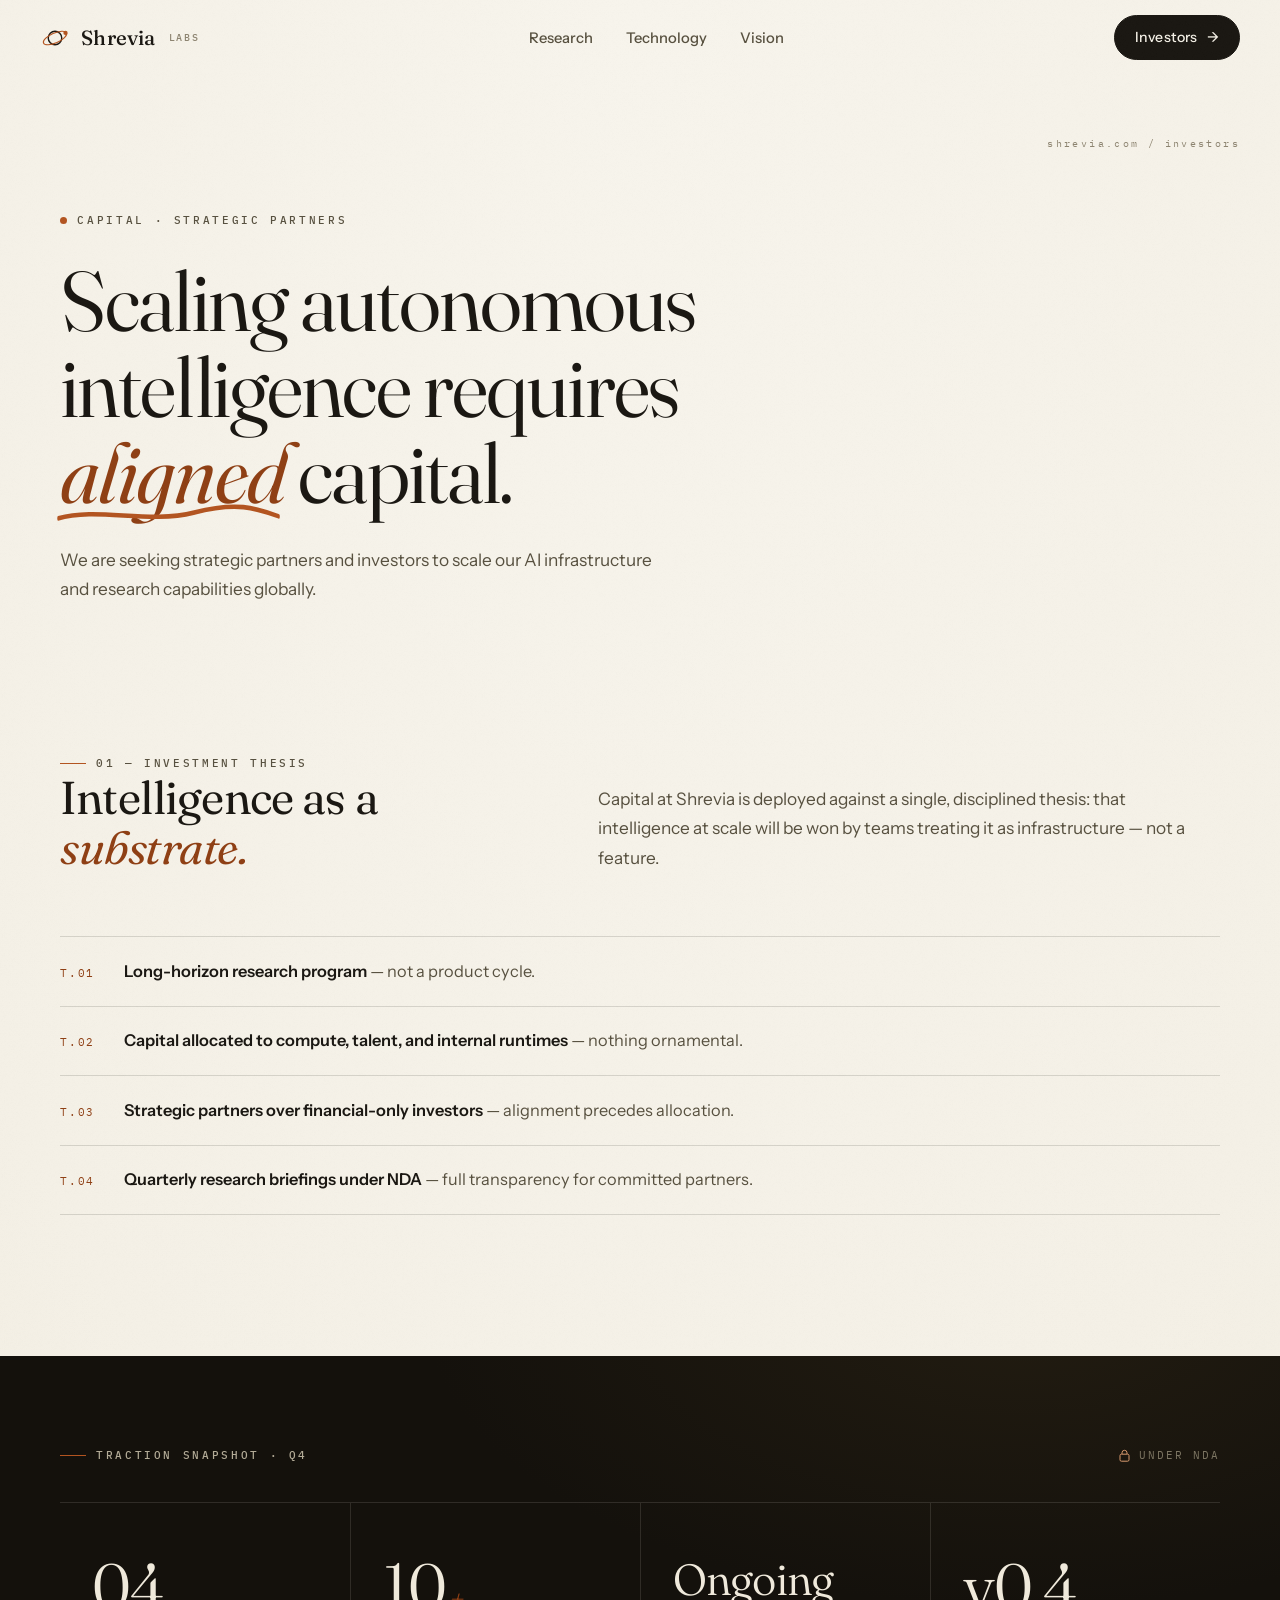
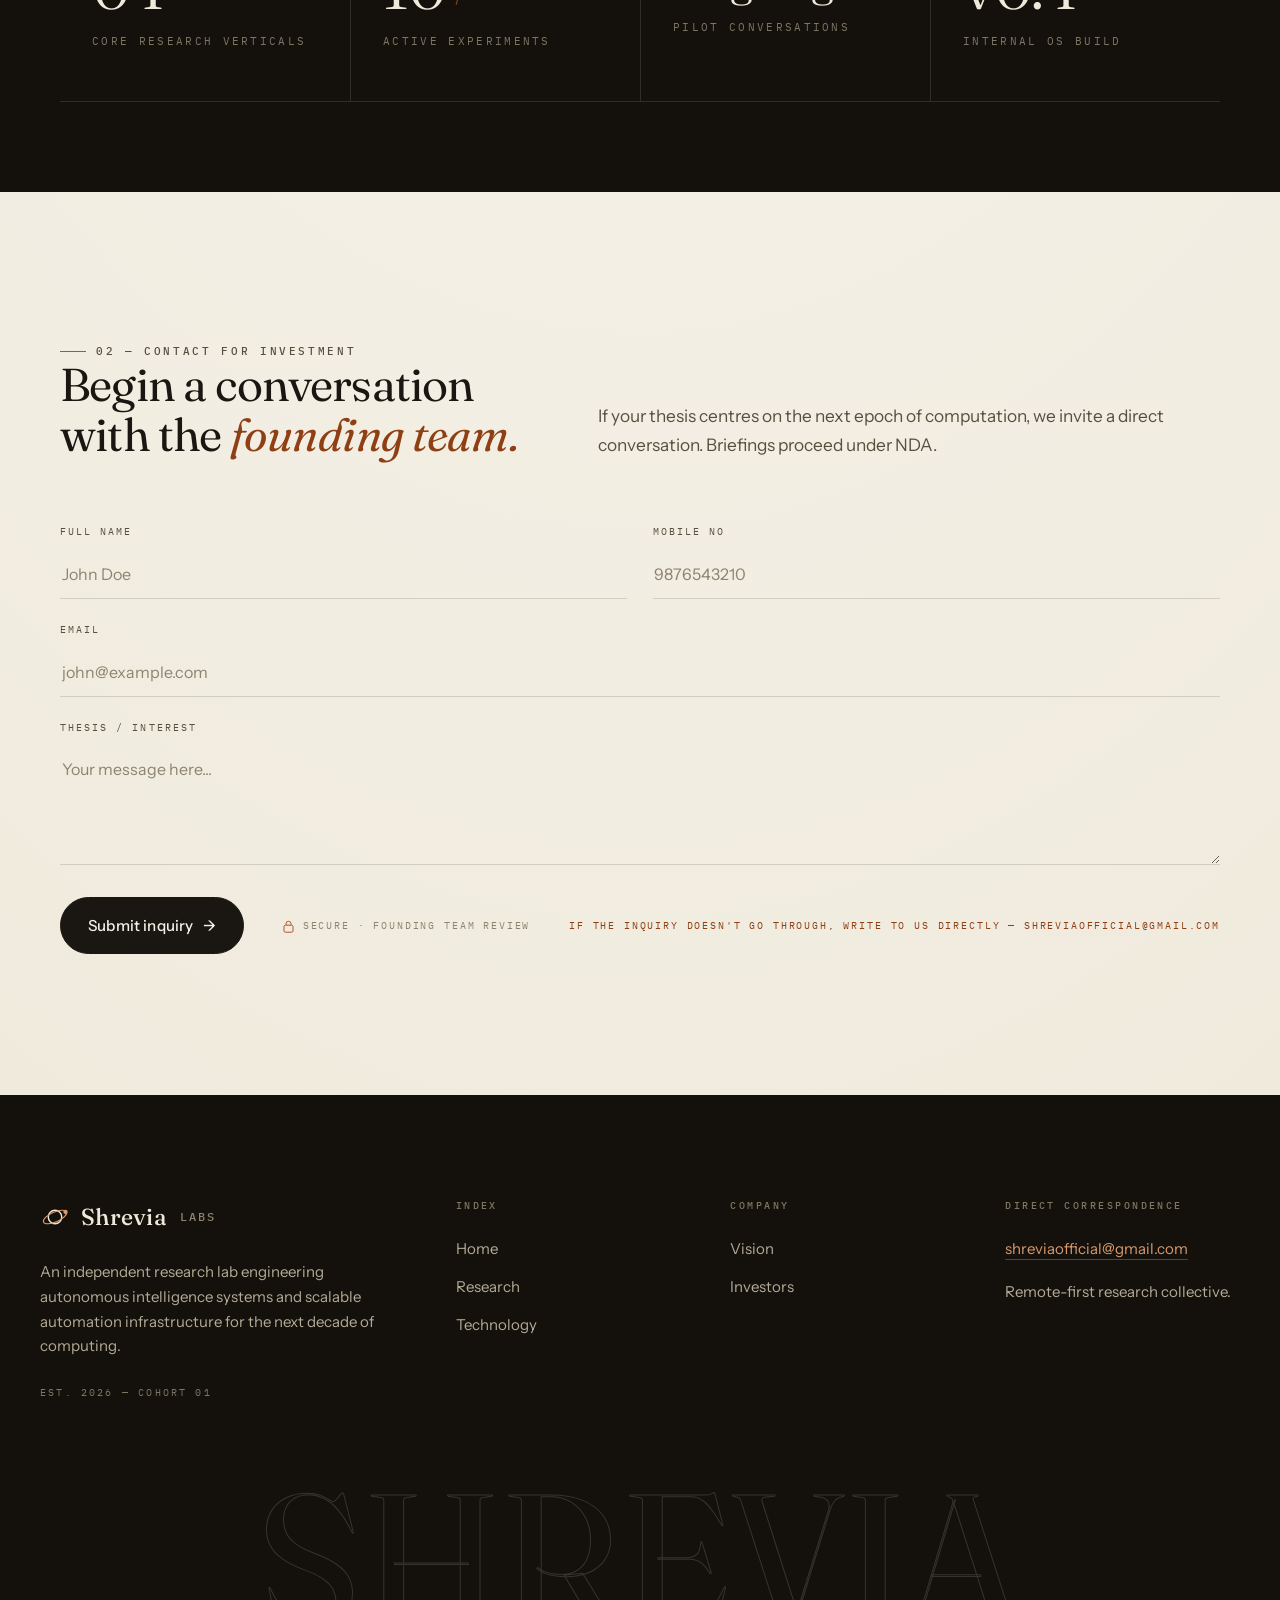
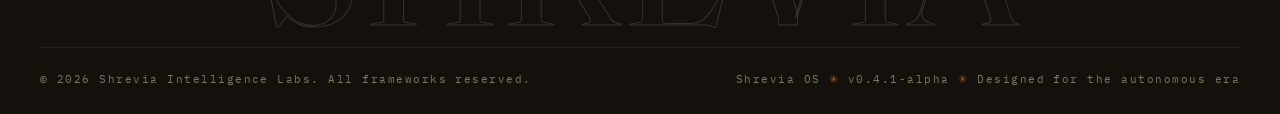
<file: investors.html>
<!DOCTYPE html>
<html lang="en">
<head>
  <meta charset="UTF-8" />
  <meta name="viewport" content="width=device-width, initial-scale=1.0" />
  <title>Investors — Shrevia Intelligence Labs</title>
  <meta name="description" content="Seeking strategic partners and investors to scale autonomous intelligence globally. Capital at Shrevia is deployed against a single, disciplined thesis: intelligence as infrastructure." />
  <meta property="og:title" content="Investors — Shrevia Intelligence Labs" />
  <meta property="og:description" content="Scaling autonomous intelligence requires aligned capital." />
  <meta property="og:type" content="website" />
  <meta name="theme-color" content="#f4f0e6" />
  <link rel="icon" type="image/svg+xml" href="assets/favicon.svg" />
  <link rel="preconnect" href="https://fonts.googleapis.com" />
  <link rel="preconnect" href="https://fonts.gstatic.com" crossorigin />
  <link href="https://fonts.googleapis.com/css2?family=Fraunces:ital,opsz,wght@0,9..144,300..600;1,9..144,300..600&family=IBM+Plex+Mono:wght@400;500&family=Instrument+Sans:wght@400;500;600&display=swap" rel="stylesheet" />
  <link rel="stylesheet" href="css/style.css" />
</head>
<body>
  <div class="grain" aria-hidden="true"></div>

  <header class="site-header">
    <div class="container container-wide">
      <nav class="nav" aria-label="Primary">
        <a class="brand" href="index.html" aria-label="Shrevia — home">
          <svg class="mark" viewBox="0 0 32 32" fill="none" aria-hidden="true">
            <circle cx="16" cy="16" r="7.2" stroke="currentColor" stroke-width="1.5"/>
            <ellipse cx="16" cy="16" rx="13.4" ry="5.2" stroke="#b35420" stroke-width="1.2" transform="rotate(-24 16 16)"/>
            <circle cx="27.2" cy="10.6" r="2.3" fill="#b35420"/>
          </svg>
          Shrevia<sup>LABS</sup>
        </a>
        <div class="nav-links">
          <a href="research.html">Research</a>
          <a href="technology.html">Technology</a>
          <a href="vision.html">Vision</a>
          <!-- <a href="team.html">The Lab</a> -->
        </div>
        <a class="btn nav-cta" href="investors.html">Investors <span class="arr">→</span></a>
        <button class="nav-toggle" aria-expanded="false" aria-controls="mobile-menu" aria-label="Toggle menu">
          <span></span><span></span>
        </button>
      </nav>
    </div>
    <div class="mobile-menu" id="mobile-menu">
      <a href="index.html">Home <span class="mono-note">01</span></a>
      <a href="research.html">Research <span class="mono-note">02</span></a>
      <a href="technology.html">Technology <span class="mono-note">03</span></a>
      <a href="vision.html">Vision <span class="mono-note">04</span></a>
      <!-- <a href="team.html">The Lab <span class="mono-note">05</span></a> -->
      <a href="investors.html">Investors <span class="mono-note">06</span></a>
    </div>
  </header>

  <main>
    <!-- ============ page head ============ -->
    <section class="page-head">
      <span class="path-note">shrevia.com / investors</span>
      <div class="container">
        <p class="eyebrow reveal"><span class="dot"></span> Capital · Strategic partners</p>
        <h1 class="h-display reveal" style="--d:.08s">Scaling autonomous intelligence requires <span class="sketch"><em class="accent-i">aligned</em><svg viewBox="0 0 320 14" aria-hidden="true" preserveAspectRatio="none"><path pathLength="320" d="M3 9 C 58 3, 132 12, 196 6 S 286 4, 317 8" /></svg></span> capital.</h1>
        <p class="lede reveal" style="--d:.16s">
          We are seeking strategic partners and investors to scale our AI infrastructure
          and research capabilities globally.
        </p>
      </div>
    </section>

    <!-- ============ thesis ============ -->
    <section class="section" style="padding-top:clamp(2.5rem,5vw,4rem)">
      <div class="container">
        <div class="section-head">
          <div>
            <p class="eyebrow reveal"><span class="tick"></span> 01 — Investment thesis</p>
            <h2 class="h-section reveal" style="--d:.08s">Intelligence as a<br /><em class="accent-i">substrate.</em></h2>
          </div>
          <p class="lede reveal" style="--d:.16s">
            Capital at Shrevia is deployed against a single, disciplined thesis: that
            intelligence at scale will be won by teams treating it as infrastructure —
            not a feature.
          </p>
        </div>

        <ul class="thesis-list reveal" style="--d:.1s">
          <li><span class="m">T.01</span><span><strong>Long-horizon research program</strong> — not a product cycle.</span></li>
          <li><span class="m">T.02</span><span><strong>Capital allocated to compute, talent, and internal runtimes</strong> — nothing ornamental.</span></li>
          <li><span class="m">T.03</span><span><strong>Strategic partners over financial-only investors</strong> — alignment precedes allocation.</span></li>
          <li><span class="m">T.04</span><span><strong>Quarterly research briefings under NDA</strong> — full transparency for committed partners.</span></li>
        </ul>
      </div>
    </section>

    <!-- ============ traction (dark) ============ -->
    <section class="band-dark section-tight">
      <div class="container">
        <div class="section-head" style="margin-bottom:clamp(1.8rem,3vw,2.6rem)">
          <p class="eyebrow reveal"><span class="tick"></span> Traction snapshot · Q4</p>
          <span class="mono-note reveal" style="--d:.1s; display:inline-flex; align-items:center; gap:.55rem">
            <svg width="11" height="13" viewBox="0 0 11 13" fill="none" aria-hidden="true"><rect x="1" y="5.2" width="9" height="7" rx="1.4" stroke="#d89a6e"/><path d="M3 5V3.8a2.5 2.5 0 0 1 5 0V5" stroke="#d89a6e"/></svg>
            Under NDA
          </span>
        </div>
        <div class="stats reveal" style="--d:.12s; border-color:var(--line-n)">
          <div class="stat" style="border-color:var(--line-n)"><div class="v"><span data-count="4" data-pad="2">00</span></div><div class="l" style="color:var(--bone-3)">Core research verticals</div></div>
          <div class="stat" style="border-color:var(--line-n)"><div class="v"><span data-count="11" data-pad="2">00</span><span class="suffix">+</span></div><div class="l" style="color:var(--bone-3)">Active experiments</div></div>
          <div class="stat" style="border-color:var(--line-n)"><div class="v" style="font-size:clamp(1.9rem,3.4vw,2.9rem); line-height:1.15">Ongoing</div><div class="l" style="color:var(--bone-3)">Pilot conversations</div></div>
          <div class="stat" style="border-color:var(--line-n)"><div class="v">v0.4</div><div class="l" style="color:var(--bone-3)">Internal OS build</div></div>
        </div>
      </div>
    </section>

    <!-- ============ contact form ============ -->
    <section class="section">
      <div class="container">
        <div class="section-head">
          <div>
            <p class="eyebrow reveal"><span class="tick"></span> 02 — Contact for investment</p>
            <h2 class="h-section reveal" style="--d:.08s">Begin a conversation<br />with the <em class="accent-i">founding team.</em></h2>
          </div>
          <p class="lede reveal" style="--d:.16s">
            If your thesis centres on the next epoch of computation, we invite a direct
            conversation. Briefings proceed under NDA.
          </p>
        </div>

        <form class="form-grid reveal" id="investor-form" novalidate>
          <div class="field">
            <label for="f-name">Full name</label>
            <input id="f-name" name="name" type="text" placeholder="John Doe" autocomplete="name" required />
          </div>
          <div class="field">
            <label for="f-mobile">Mobile no</label>
            <input id="f-mobile" name="mobile" type="tel" inputmode="numeric" placeholder="9876543210" autocomplete="tel" required />
          </div>
          <div class="field full">
            <label for="f-email">Email</label>
            <input id="f-email" name="email" type="email" placeholder="john@example.com" autocomplete="email" required />
          </div>
          <div class="field full">
            <label for="f-thesis">Thesis / Interest</label>
            <textarea id="f-thesis" name="thesis" placeholder="Your message here..." required></textarea>
          </div>
          <div class="form-foot">
            <button class="btn" type="submit">Submit inquiry <span class="arr">→</span></button>
            <span class="form-note">
              <svg width="11" height="13" viewBox="0 0 11 13" fill="none" aria-hidden="true"><rect x="1" y="5.2" width="9" height="7" rx="1.4" stroke="#b35420"/><path d="M3 5V3.8a2.5 2.5 0 0 1 5 0V5" stroke="#b35420"/></svg>
              Secure · Founding team review
            </span>
            <span class="form-note" id="form-error" role="alert" style="color:var(--copper-deep)" hidden>
              If the inquiry doesn't go through, write to us directly — shreviaofficial@gmail.com
            </span>
          </div>
        </form>

        <div class="form-success" id="form-success" role="status" aria-live="polite">
          <span class="serif" style="font-size:1.5rem">✓</span>
          <p><strong>Inquiry received.</strong> The founding team will respond within ~5 working days. For urgent correspondence — <a href="mailto:shreviaofficial@gmail.com" style="border-bottom:1px solid var(--copper-line)">shreviaofficial@gmail.com</a></p>
        </div>
      </div>
    </section>
  </main>

  <footer class="site-footer">
    <div class="container container-wide">
      <div class="footer-grid">
        <div class="footer-brand">
          <a class="brand" href="index.html">
            <svg class="mark" viewBox="0 0 32 32" fill="none" aria-hidden="true">
              <circle cx="16" cy="16" r="7.2" stroke="currentColor" stroke-width="1.5"/>
              <ellipse cx="16" cy="16" rx="13.4" ry="5.2" stroke="#d89a6e" stroke-width="1.2" transform="rotate(-24 16 16)"/>
              <circle cx="27.2" cy="10.6" r="2.3" fill="#d89a6e"/>
            </svg>
            Shrevia<sup>LABS</sup>
          </a>
          <p>An independent research lab engineering autonomous intelligence systems and scalable automation infrastructure for the next decade of computing.</p>
          <p class="est">EST. 2026 — Cohort 01</p>
        </div>
        <div class="footer-col">
          <h4>Index</h4>
          <ul>
            <li><a href="index.html">Home</a></li>
            <li><a href="research.html">Research</a></li>
            <li><a href="technology.html">Technology</a></li>
          </ul>
        </div>
        <div class="footer-col">
          <h4>Company</h4>
          <ul>
            <li><a href="vision.html">Vision</a></li>
            <!-- <li><a href="team.html">The Lab</a></li> -->
            <li><a href="investors.html">Investors</a></li>
          </ul>
        </div>
        <div class="footer-col">
          <h4>Direct correspondence</h4>
          <ul>
            <li><a class="mail" href="mailto:shreviaofficial@gmail.com">shreviaofficial@gmail.com</a></li>
            <li style="color:var(--bone-2); font-size:.94rem; margin-top:.4rem">Remote-first research collective.</li>
          </ul>
        </div>
      </div>
      <div class="footer-wordmark" aria-hidden="true">SHREVIA</div>
      <div class="footer-bottom">
        <span>© <span data-year>2026</span> Shrevia Intelligence Labs. All frameworks reserved.</span>
        <span>Shrevia OS <span class="sep">✳</span> v0.4.1-alpha <span class="sep">✳</span> Designed for the autonomous era</span>
      </div>
    </div>
  </footer>

  <script src="js/main.js" defer></script>
</body>
</html>
</file>
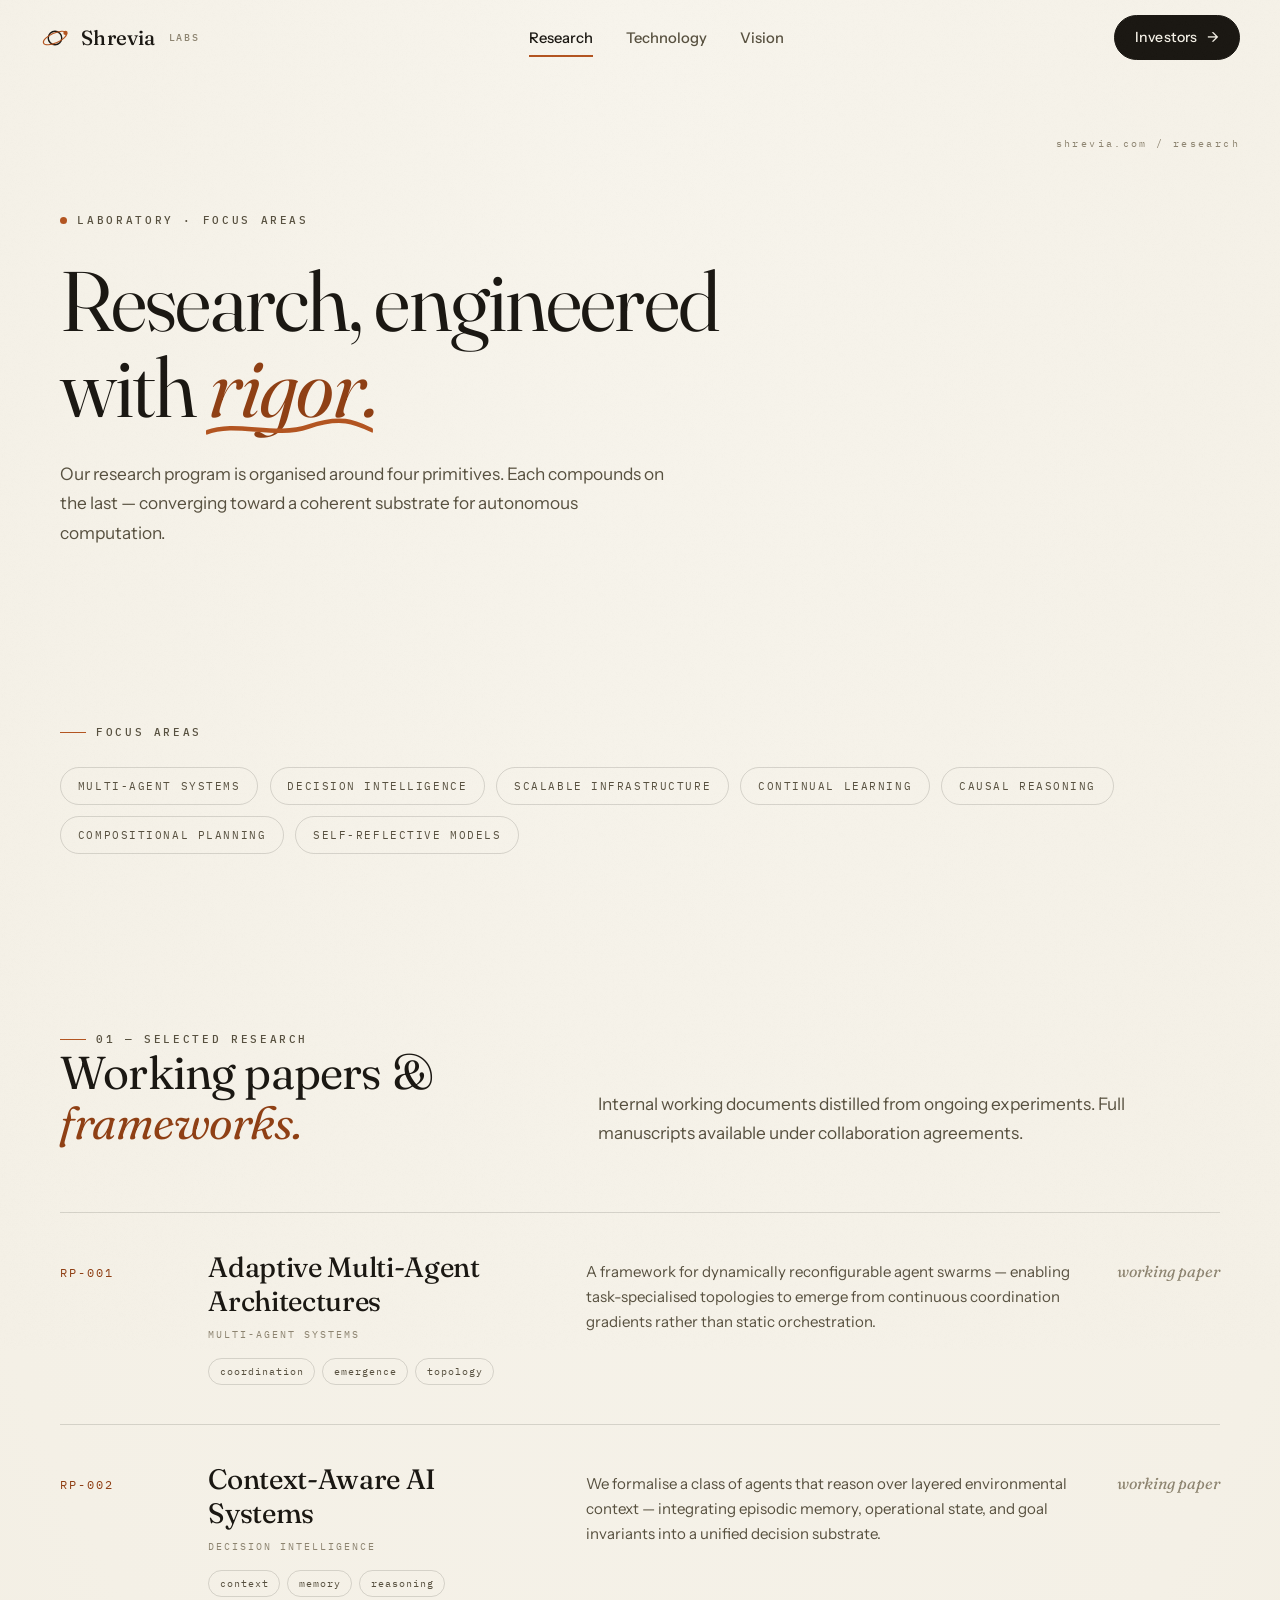
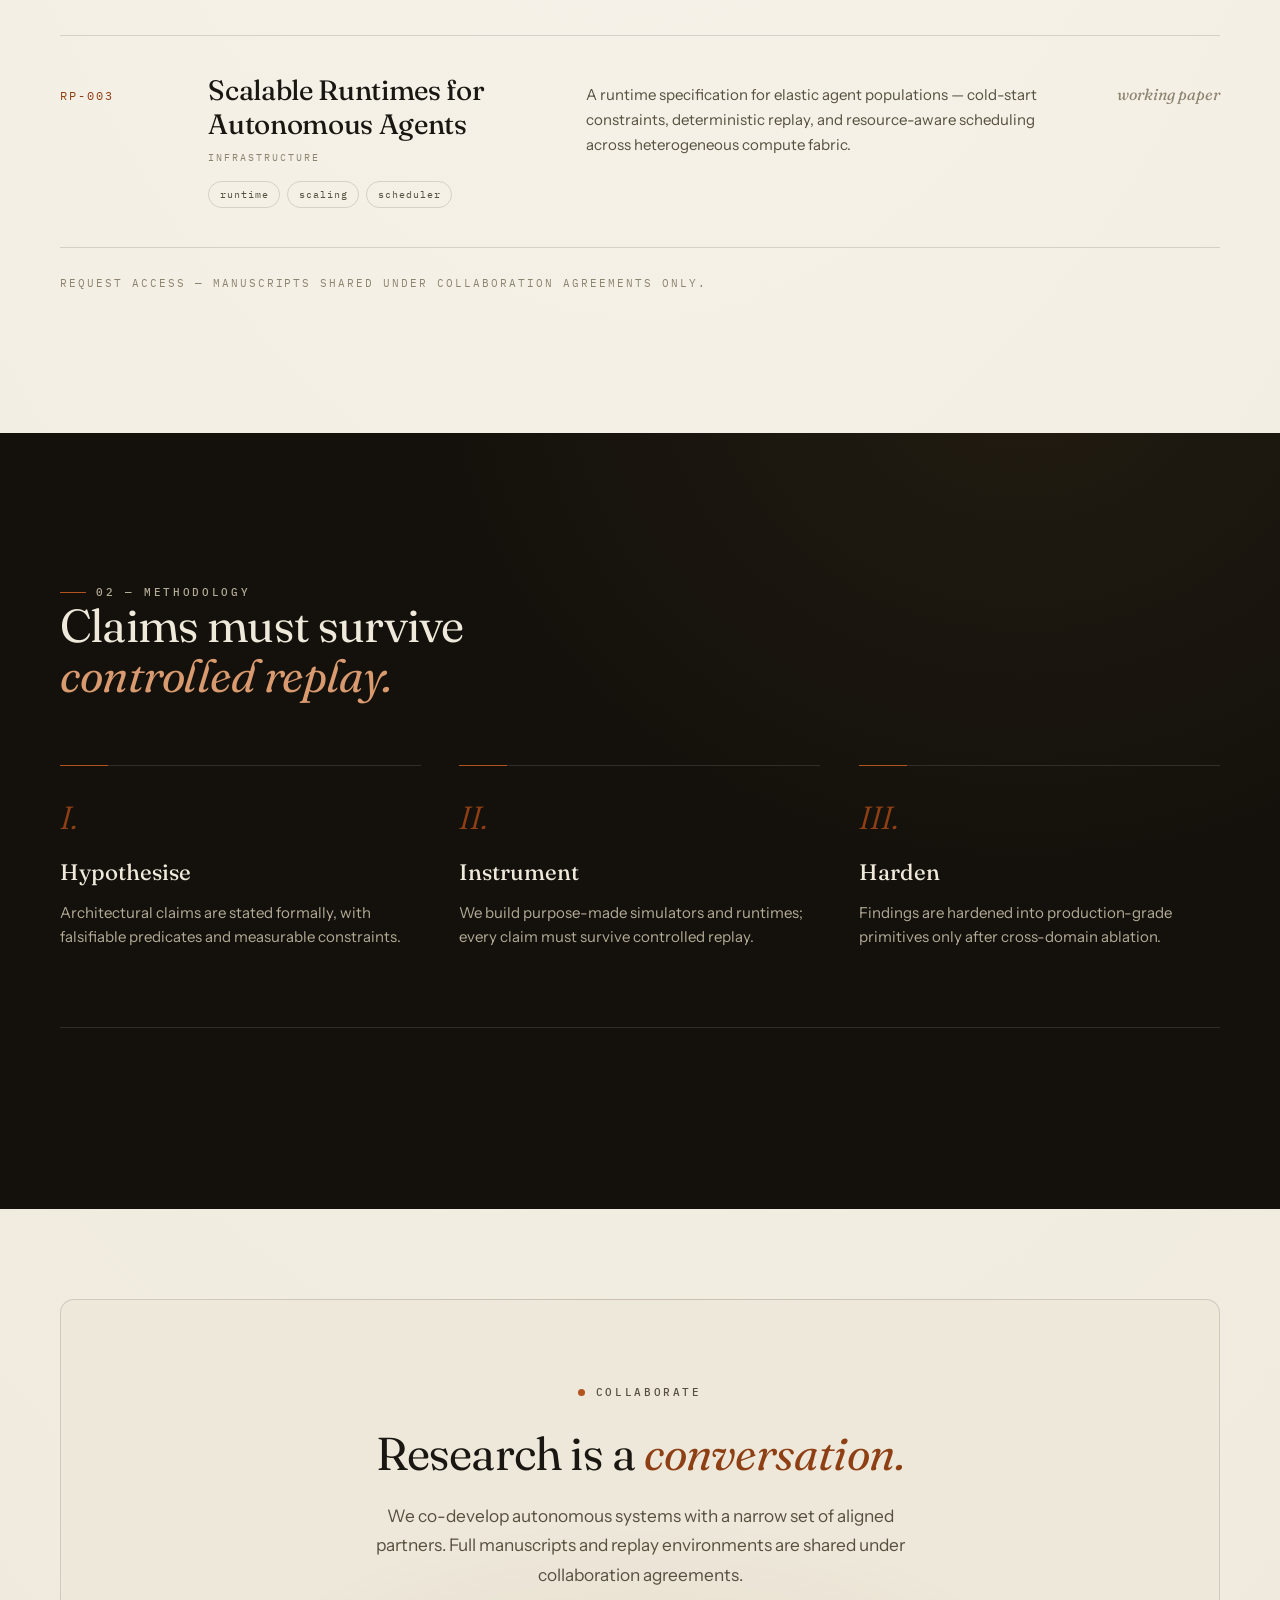
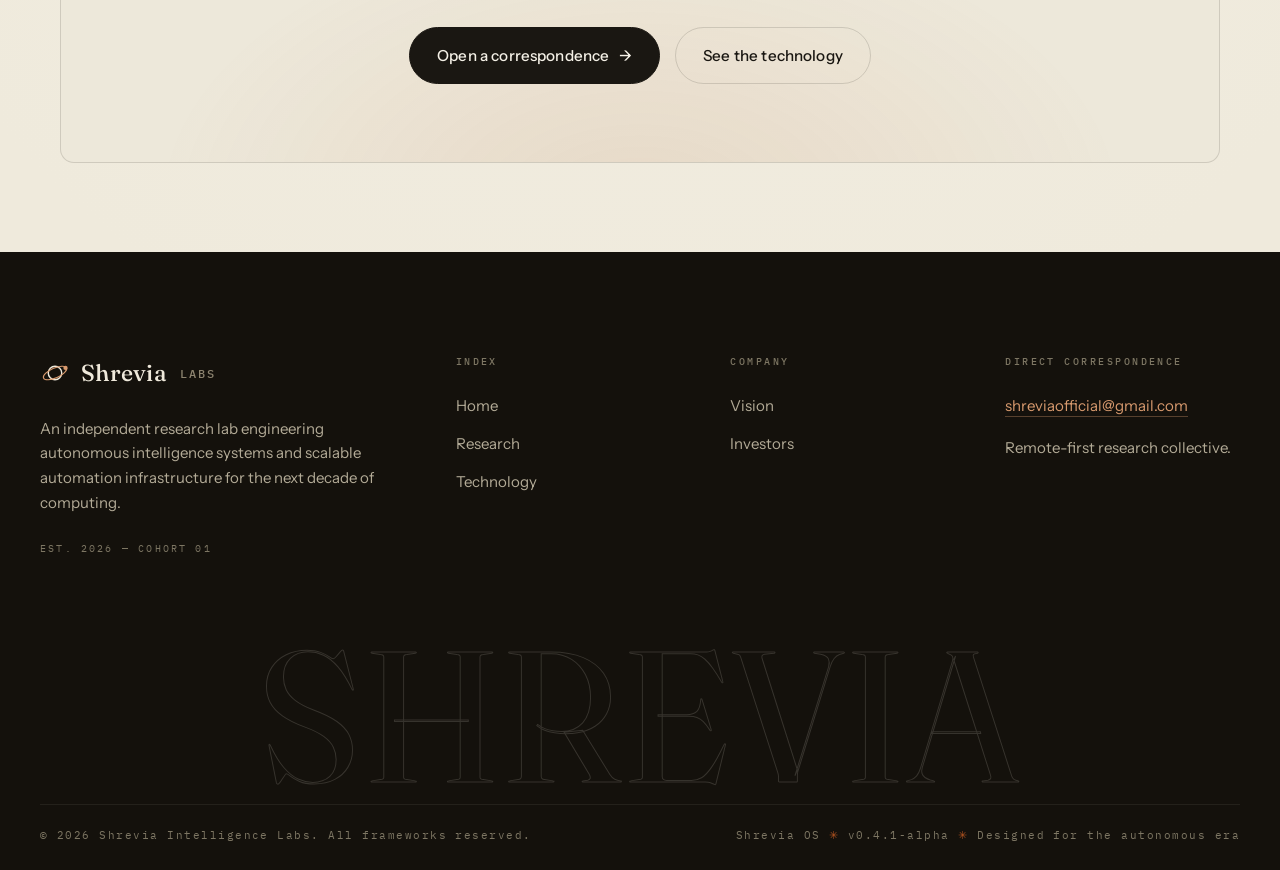
<file: research.html>
<!DOCTYPE html>
<html lang="en">
<head>
  <meta charset="UTF-8" />
  <meta name="viewport" content="width=device-width, initial-scale=1.0" />
  <title>Research — Shrevia Intelligence Labs</title>
  <meta name="description" content="Shrevia's research program is organised around four primitives — multi-agent systems, decision intelligence, scalable infrastructure, and continual learning — converging toward a coherent substrate for autonomous computation." />
  <meta property="og:title" content="Research — Shrevia Intelligence Labs" />
  <meta property="og:description" content="Four primitives. One coherent research thesis." />
  <meta property="og:type" content="website" />
  <meta name="theme-color" content="#f4f0e6" />
  <link rel="icon" type="image/svg+xml" href="assets/favicon.svg" />
  <link rel="preconnect" href="https://fonts.googleapis.com" />
  <link rel="preconnect" href="https://fonts.gstatic.com" crossorigin />
  <link href="https://fonts.googleapis.com/css2?family=Fraunces:ital,opsz,wght@0,9..144,300..600;1,9..144,300..600&family=IBM+Plex+Mono:wght@400;500&family=Instrument+Sans:wght@400;500;600&display=swap" rel="stylesheet" />
  <link rel="stylesheet" href="css/style.css" />
</head>
<body>
  <div class="grain" aria-hidden="true"></div>

  <header class="site-header">
    <div class="container container-wide">
      <nav class="nav" aria-label="Primary">
        <a class="brand" href="index.html" aria-label="Shrevia — home">
          <svg class="mark" viewBox="0 0 32 32" fill="none" aria-hidden="true">
            <circle cx="16" cy="16" r="7.2" stroke="currentColor" stroke-width="1.5"/>
            <ellipse cx="16" cy="16" rx="13.4" ry="5.2" stroke="#b35420" stroke-width="1.2" transform="rotate(-24 16 16)"/>
            <circle cx="27.2" cy="10.6" r="2.3" fill="#b35420"/>
          </svg>
          Shrevia<sup>LABS</sup>
        </a>
        <div class="nav-links">
          <a href="research.html">Research</a>
          <a href="technology.html">Technology</a>
          <a href="vision.html">Vision</a>
          <!-- <a href="team.html">The Lab</a> -->
        </div>
        <a class="btn nav-cta" href="investors.html">Investors <span class="arr">→</span></a>
        <button class="nav-toggle" aria-expanded="false" aria-controls="mobile-menu" aria-label="Toggle menu">
          <span></span><span></span>
        </button>
      </nav>
    </div>
    <div class="mobile-menu" id="mobile-menu">
      <a href="index.html">Home <span class="mono-note">01</span></a>
      <a href="research.html">Research <span class="mono-note">02</span></a>
      <a href="technology.html">Technology <span class="mono-note">03</span></a>
      <a href="vision.html">Vision <span class="mono-note">04</span></a>
      <!-- <a href="team.html">The Lab <span class="mono-note">05</span></a> -->
      <a href="investors.html">Investors <span class="mono-note">06</span></a>
    </div>
  </header>

  <main>
    <!-- ============ page head ============ -->
    <section class="page-head">
      <span class="path-note">shrevia.com / research</span>
      <div class="container">
        <p class="eyebrow reveal"><span class="dot"></span> Laboratory · Focus areas</p>
        <h1 class="h-display reveal" style="--d:.08s">Research, engineered<br />with <span class="sketch"><em class="accent-i">rigor.</em><svg viewBox="0 0 320 14" aria-hidden="true" preserveAspectRatio="none"><path pathLength="320" d="M3 9 C 58 3, 132 12, 196 6 S 286 4, 317 8" /></svg></span></h1>
        <p class="lede reveal" style="--d:.16s">
          Our research program is organised around four primitives. Each compounds on the
          last — converging toward a coherent substrate for autonomous computation.
        </p>
      </div>
    </section>

    <!-- ============ focus areas ============ -->
    <section class="section-tight">
      <div class="container">
        <p class="eyebrow reveal" style="margin-bottom:1.6rem"><span class="tick"></span> Focus areas</p>
        <div class="chip-row reveal" style="--d:.1s">
          <span class="chip">Multi-Agent Systems</span>
          <span class="chip">Decision Intelligence</span>
          <span class="chip">Scalable Infrastructure</span>
          <span class="chip">Continual Learning</span>
          <span class="chip">Causal Reasoning</span>
          <span class="chip">Compositional Planning</span>
          <span class="chip">Self-Reflective Models</span>
        </div>
      </div>
    </section>

    <!-- ============ selected research ============ -->
    <section class="section" style="padding-top:clamp(3rem,6vw,5rem)">
      <div class="container">
        <div class="section-head">
          <div>
            <p class="eyebrow reveal"><span class="tick"></span> 01 — Selected research</p>
            <h2 class="h-section reveal" style="--d:.08s">Working papers &amp;<br /><em class="accent-i">frameworks.</em></h2>
          </div>
          <p class="lede reveal" style="--d:.16s">
            Internal working documents distilled from ongoing experiments. Full manuscripts
            available under collaboration agreements.
          </p>
        </div>

        <div>
          <article class="paper-row reveal">
            <span class="rp">RP-001</span>
            <div>
              <h3>Adaptive Multi-Agent Architectures</h3>
              <span class="cat">Multi-Agent Systems</span>
              <div class="tags"><span>coordination</span><span>emergence</span><span>topology</span></div>
            </div>
            <p>A framework for dynamically reconfigurable agent swarms — enabling task-specialised topologies to emerge from continuous coordination gradients rather than static orchestration.</p>
            <span class="end">working paper</span>
          </article>

          <article class="paper-row reveal" style="--d:.08s">
            <span class="rp">RP-002</span>
            <div>
              <h3>Context-Aware AI Systems</h3>
              <span class="cat">Decision Intelligence</span>
              <div class="tags"><span>context</span><span>memory</span><span>reasoning</span></div>
            </div>
            <p>We formalise a class of agents that reason over layered environmental context — integrating episodic memory, operational state, and goal invariants into a unified decision substrate.</p>
            <span class="end">working paper</span>
          </article>

          <article class="paper-row reveal" style="--d:.16s">
            <span class="rp">RP-003</span>
            <div>
              <h3>Scalable Runtimes for Autonomous Agents</h3>
              <span class="cat">Infrastructure</span>
              <div class="tags"><span>runtime</span><span>scaling</span><span>scheduler</span></div>
            </div>
            <p>A runtime specification for elastic agent populations — cold-start constraints, deterministic replay, and resource-aware scheduling across heterogeneous compute fabric.</p>
            <span class="end">working paper</span>
          </article>
        </div>

        <p class="mono-note reveal" style="margin-top:1.6rem">Request access — manuscripts shared under collaboration agreements only.</p>
      </div>
    </section>

    <!-- ============ methodology (dark) ============ -->
    <section class="band-dark section">
      <div class="container">
        <div class="section-head">
          <div>
            <p class="eyebrow reveal"><span class="tick"></span> 02 — Methodology</p>
            <h2 class="h-section reveal" style="--d:.08s">Claims must survive<br /><em class="accent-i">controlled replay.</em></h2>
          </div>
        </div>

        <div class="steps">
          <div class="step reveal" style="border-color:var(--line-n)">
            <div class="n">I.</div>
            <h3 style="color:var(--bone)">Hypothesise</h3>
            <p style="color:var(--bone-2)">Architectural claims are stated formally, with falsifiable predicates and measurable constraints.</p>
          </div>
          <div class="step reveal" style="--d:.1s; border-color:var(--line-n)">
            <div class="n">II.</div>
            <h3 style="color:var(--bone)">Instrument</h3>
            <p style="color:var(--bone-2)">We build purpose-made simulators and runtimes; every claim must survive controlled replay.</p>
          </div>
          <div class="step reveal" style="--d:.2s; border-color:var(--line-n)">
            <div class="n">III.</div>
            <h3 style="color:var(--bone)">Harden</h3>
            <p style="color:var(--bone-2)">Findings are hardened into production-grade primitives only after cross-domain ablation.</p>
          </div>
        </div>

        <hr class="rule" style="margin-top:clamp(3rem,6vw,5rem)" />
        <p class="mono-note reveal" style="margin-top:1.4rem">Four primitives <span style="color:var(--copper)">✳</span> One coherent research thesis</p>
      </div>
    </section>

    <!-- ============ CTA ============ -->
    <section class="section-tight">
      <div class="container">
        <div class="cta-panel reveal">
          <p class="eyebrow" style="justify-content:center"><span class="dot"></span> Collaborate</p>
          <h2 class="h-section" style="margin-top:1.6rem">Research is a <em class="accent-i">conversation.</em></h2>
          <p class="lede">We co-develop autonomous systems with a narrow set of aligned partners. Full manuscripts and replay environments are shared under collaboration agreements.</p>
          <div class="actions">
            <a class="btn" href="mailto:shreviaofficial@gmail.com">Open a correspondence <span class="arr">→</span></a>
            <a class="btn btn-ghost" href="technology.html">See the technology</a>
          </div>
        </div>
      </div>
    </section>
  </main>

  <footer class="site-footer">
    <div class="container container-wide">
      <div class="footer-grid">
        <div class="footer-brand">
          <a class="brand" href="index.html">
            <svg class="mark" viewBox="0 0 32 32" fill="none" aria-hidden="true">
              <circle cx="16" cy="16" r="7.2" stroke="currentColor" stroke-width="1.5"/>
              <ellipse cx="16" cy="16" rx="13.4" ry="5.2" stroke="#d89a6e" stroke-width="1.2" transform="rotate(-24 16 16)"/>
              <circle cx="27.2" cy="10.6" r="2.3" fill="#d89a6e"/>
            </svg>
            Shrevia<sup>LABS</sup>
          </a>
          <p>An independent research lab engineering autonomous intelligence systems and scalable automation infrastructure for the next decade of computing.</p>
          <p class="est">EST. 2026 — Cohort 01</p>
        </div>
        <div class="footer-col">
          <h4>Index</h4>
          <ul>
            <li><a href="index.html">Home</a></li>
            <li><a href="research.html">Research</a></li>
            <li><a href="technology.html">Technology</a></li>
          </ul>
        </div>
        <div class="footer-col">
          <h4>Company</h4>
          <ul>
            <li><a href="vision.html">Vision</a></li>
            <!-- <li><a href="team.html">The Lab</a></li> -->
            <li><a href="investors.html">Investors</a></li>
          </ul>
        </div>
        <div class="footer-col">
          <h4>Direct correspondence</h4>
          <ul>
            <li><a class="mail" href="mailto:shreviaofficial@gmail.com">shreviaofficial@gmail.com</a></li>
            <li style="color:var(--bone-2); font-size:.94rem; margin-top:.4rem">Remote-first research collective.</li>
          </ul>
        </div>
      </div>
      <div class="footer-wordmark" aria-hidden="true">SHREVIA</div>
      <div class="footer-bottom">
        <span>© <span data-year>2026</span> Shrevia Intelligence Labs. All frameworks reserved.</span>
        <span>Shrevia OS <span class="sep">✳</span> v0.4.1-alpha <span class="sep">✳</span> Designed for the autonomous era</span>
      </div>
    </div>
  </footer>

  <script src="js/main.js" defer></script>
</body>
</html>
</file>
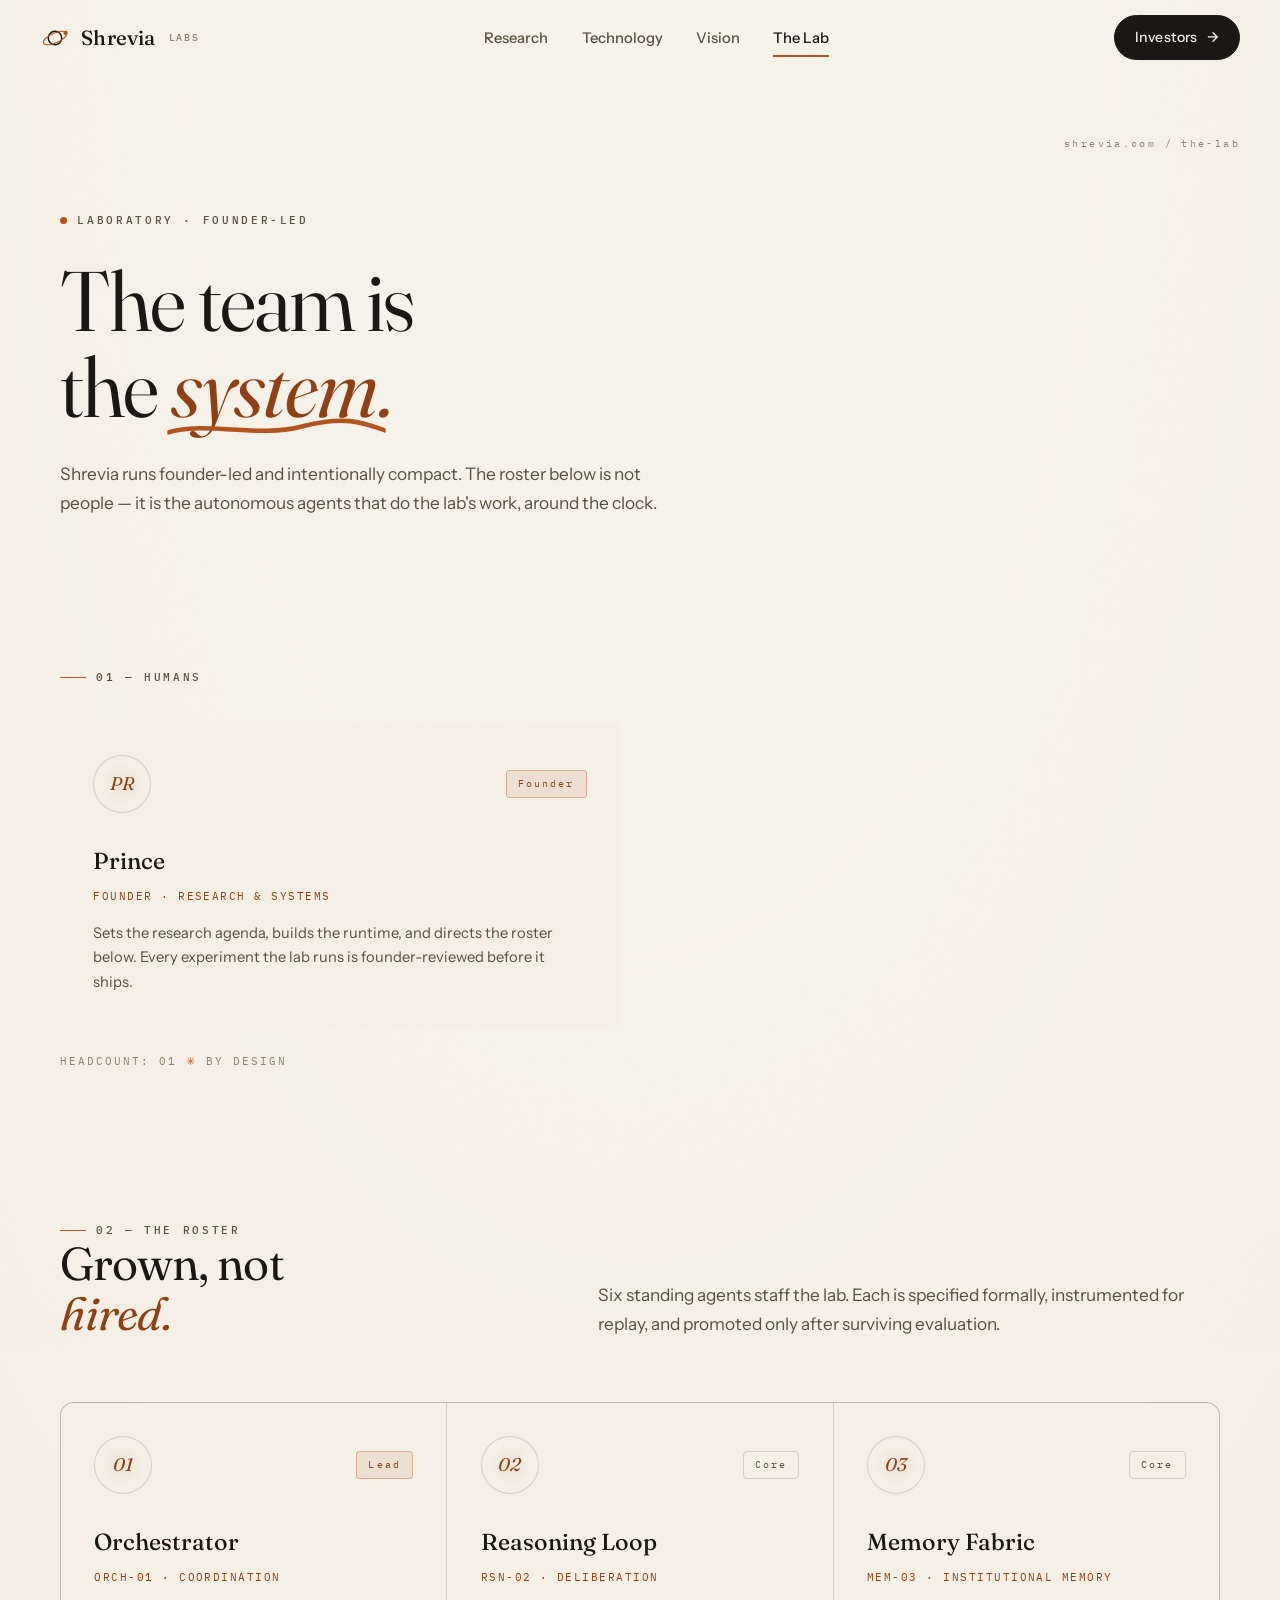
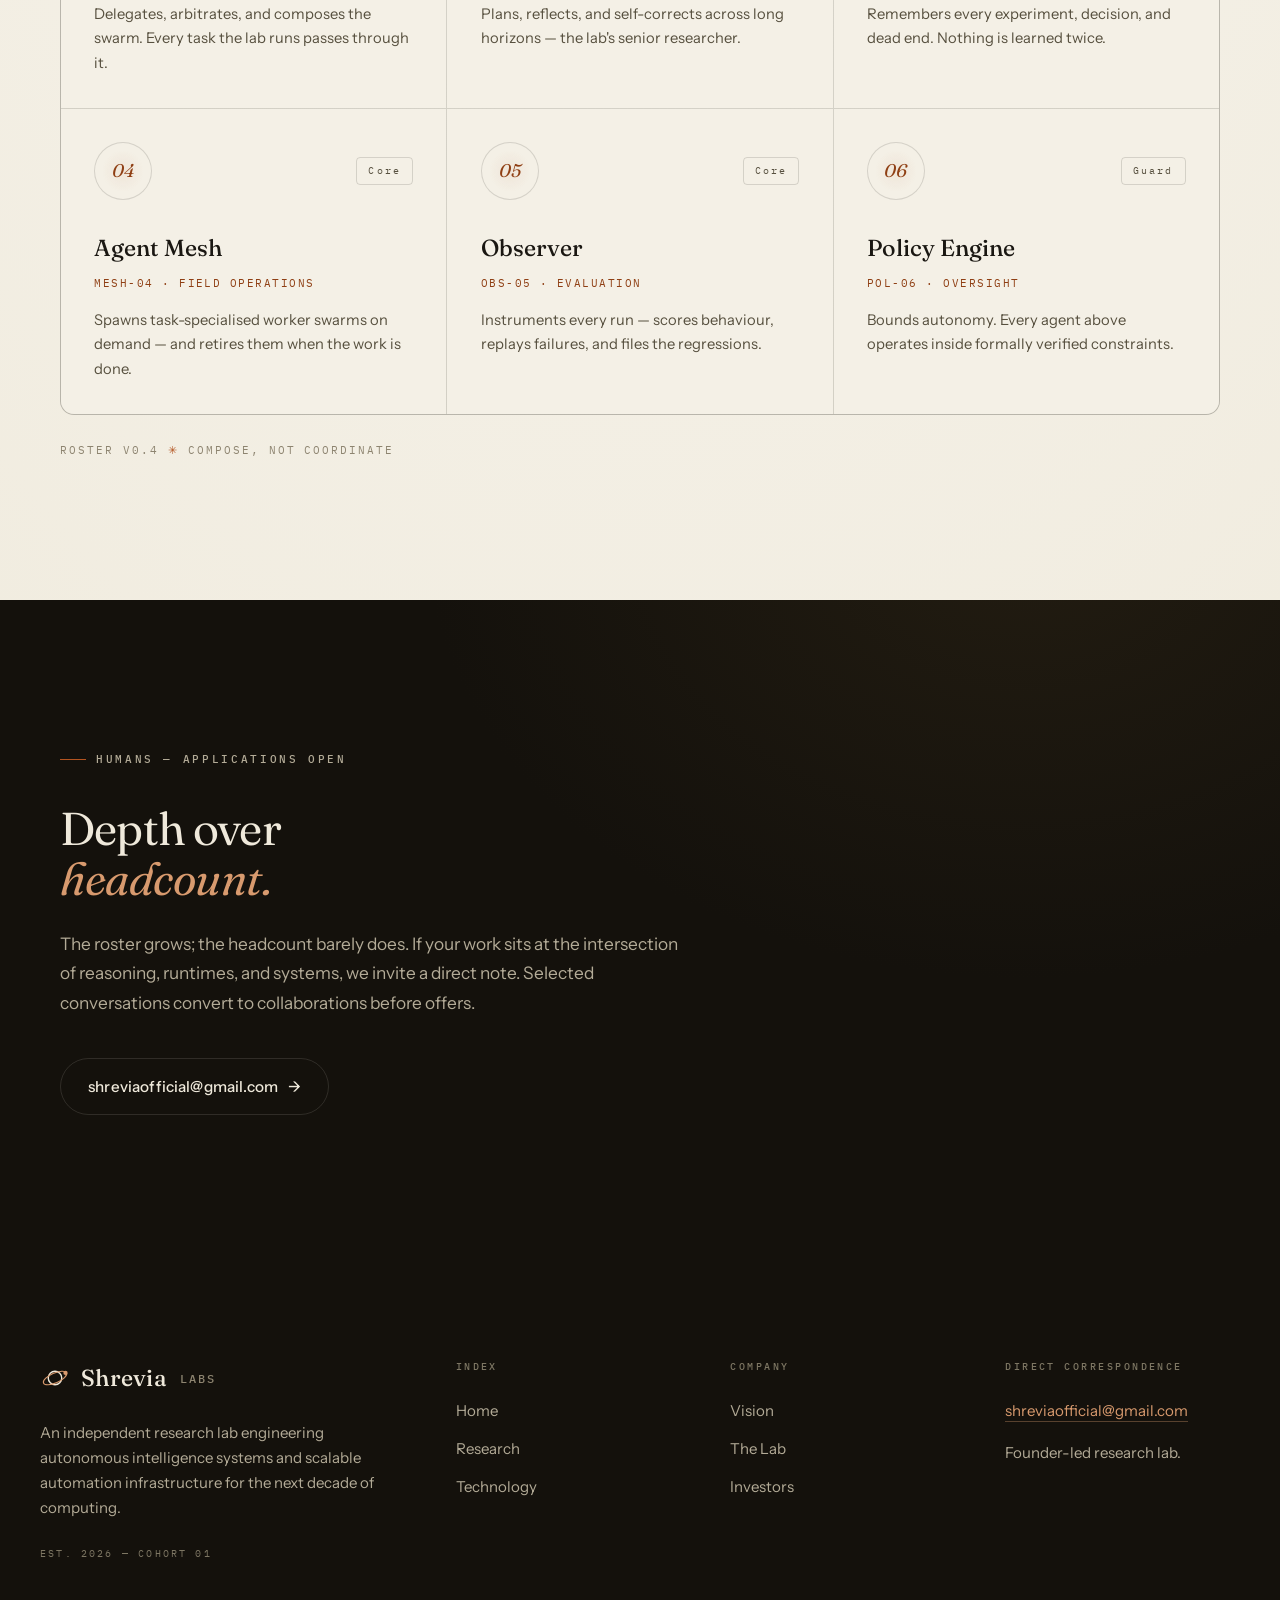
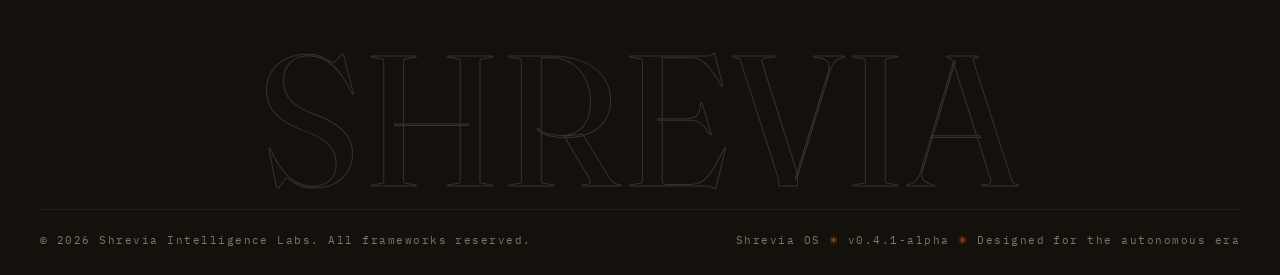
<file: team.html>
<!DOCTYPE html>
<html lang="en">
<head>
  <meta charset="UTF-8" />
  <meta name="viewport" content="width=device-width, initial-scale=1.0" />
  <title>The Lab — Shrevia Intelligence Labs</title>
  <meta name="description" content="Shrevia is founder-led and intentionally compact: one human, and a roster of autonomous agents that run the lab's research around the clock." />
  <meta property="og:title" content="The Lab — Shrevia Intelligence Labs" />
  <meta property="og:description" content="The team is the system. One founder. A roster of autonomous agents." />
  <meta property="og:type" content="website" />
  <meta name="theme-color" content="#f4f0e6" />
  <link rel="icon" type="image/svg+xml" href="assets/favicon.svg" />
  <link rel="preconnect" href="https://fonts.googleapis.com" />
  <link rel="preconnect" href="https://fonts.gstatic.com" crossorigin />
  <link href="https://fonts.googleapis.com/css2?family=Fraunces:ital,opsz,wght@0,9..144,300..600;1,9..144,300..600&family=IBM+Plex+Mono:wght@400;500&family=Instrument+Sans:wght@400;500;600&display=swap" rel="stylesheet" />
  <link rel="stylesheet" href="css/style.css" />
</head>
<body>
  <div class="grain" aria-hidden="true"></div>

  <header class="site-header">
    <div class="container container-wide">
      <nav class="nav" aria-label="Primary">
        <a class="brand" href="index.html" aria-label="Shrevia — home">
          <svg class="mark" viewBox="0 0 32 32" fill="none" aria-hidden="true">
            <circle cx="16" cy="16" r="7.2" stroke="currentColor" stroke-width="1.5"/>
            <ellipse cx="16" cy="16" rx="13.4" ry="5.2" stroke="#b35420" stroke-width="1.2" transform="rotate(-24 16 16)"/>
            <circle cx="27.2" cy="10.6" r="2.3" fill="#b35420"/>
          </svg>
          Shrevia<sup>LABS</sup>
        </a>
        <div class="nav-links">
          <a href="research.html">Research</a>
          <a href="technology.html">Technology</a>
          <a href="vision.html">Vision</a>
          <a href="team.html">The Lab</a>
        </div>
        <a class="btn nav-cta" href="investors.html">Investors <span class="arr">→</span></a>
        <button class="nav-toggle" aria-expanded="false" aria-controls="mobile-menu" aria-label="Toggle menu">
          <span></span><span></span>
        </button>
      </nav>
    </div>
    <div class="mobile-menu" id="mobile-menu">
      <a href="index.html">Home <span class="mono-note">01</span></a>
      <a href="research.html">Research <span class="mono-note">02</span></a>
      <a href="technology.html">Technology <span class="mono-note">03</span></a>
      <a href="vision.html">Vision <span class="mono-note">04</span></a>
      <a href="team.html">The Lab <span class="mono-note">05</span></a>
      <a href="investors.html">Investors <span class="mono-note">06</span></a>
    </div>
  </header>

  <main>
    <!-- ============ page head ============ -->
    <section class="page-head">
      <span class="path-note">shrevia.com / the-lab</span>
      <div class="container">
        <p class="eyebrow reveal"><span class="dot"></span> Laboratory · Founder-led</p>
        <h1 class="h-display reveal" style="--d:.08s">The team is<br />the <span class="sketch"><em class="accent-i">system.</em><svg viewBox="0 0 320 14" aria-hidden="true" preserveAspectRatio="none"><path pathLength="320" d="M3 9 C 58 3, 132 12, 196 6 S 286 4, 317 8" /></svg></span></h1>
        <p class="lede reveal" style="--d:.16s">
          Shrevia runs founder-led and intentionally compact. The roster below is not
          people — it is the autonomous agents that do the lab's work, around the clock.
        </p>
      </div>
    </section>

    <!-- ============ humans ============ -->
    <section class="section" style="padding-top:clamp(2.5rem,5vw,4rem)">
      <div class="container">
        <p class="eyebrow reveal"><span class="tick"></span> 01 — Humans</p>
        <div class="reveal" style="margin-top:2.2rem; --d:.08s">
          <article class="member" style="max-width:560px">
            <div>
              <div class="member-top">
                <span class="monogram">PR</span>
                <span class="tag lead">Founder</span>
              </div>
              <h3 style="margin-top:1.8rem">Prince</h3>
              <p class="role">Founder · Research &amp; Systems</p>
              <p>Sets the research agenda, builds the runtime, and directs the roster below. Every experiment the lab runs is founder-reviewed before it ships.</p>
            </div>
          </article>
        </div>
        <p class="mono-note reveal" style="margin-top:1.6rem; --d:.14s">Headcount: 01 <span style="color:var(--copper)">✳</span> by design</p>
      </div>
    </section>

    <!-- ============ agent roster ============ -->
    <section class="section" style="padding-top:0">
      <div class="container">
        <div class="section-head">
          <div>
            <p class="eyebrow reveal"><span class="tick"></span> 02 — The roster</p>
            <h2 class="h-section reveal" style="--d:.08s">Grown, not<br /><em class="accent-i">hired.</em></h2>
          </div>
          <p class="lede reveal" style="--d:.16s">
            Six standing agents staff the lab. Each is specified formally, instrumented
            for replay, and promoted only after surviving evaluation.
          </p>
        </div>

        <div class="team-grid reveal" style="--d:.1s">
          <article class="member">
            <div>
              <div class="member-top">
                <span class="monogram">01</span>
                <span class="tag lead">Lead</span>
              </div>
              <h3 style="margin-top:1.8rem">Orchestrator</h3>
              <p class="role">ORCH-01 · Coordination</p>
              <p>Delegates, arbitrates, and composes the swarm. Every task the lab runs passes through it.</p>
            </div>
          </article>

          <article class="member">
            <div>
              <div class="member-top">
                <span class="monogram">02</span>
                <span class="tag">Core</span>
              </div>
              <h3 style="margin-top:1.8rem">Reasoning Loop</h3>
              <p class="role">RSN-02 · Deliberation</p>
              <p>Plans, reflects, and self-corrects across long horizons — the lab's senior researcher.</p>
            </div>
          </article>

          <article class="member">
            <div>
              <div class="member-top">
                <span class="monogram">03</span>
                <span class="tag">Core</span>
              </div>
              <h3 style="margin-top:1.8rem">Memory Fabric</h3>
              <p class="role">MEM-03 · Institutional memory</p>
              <p>Remembers every experiment, decision, and dead end. Nothing is learned twice.</p>
            </div>
          </article>

          <article class="member">
            <div>
              <div class="member-top">
                <span class="monogram">04</span>
                <span class="tag">Core</span>
              </div>
              <h3 style="margin-top:1.8rem">Agent Mesh</h3>
              <p class="role">MESH-04 · Field operations</p>
              <p>Spawns task-specialised worker swarms on demand — and retires them when the work is done.</p>
            </div>
          </article>

          <article class="member">
            <div>
              <div class="member-top">
                <span class="monogram">05</span>
                <span class="tag">Core</span>
              </div>
              <h3 style="margin-top:1.8rem">Observer</h3>
              <p class="role">OBS-05 · Evaluation</p>
              <p>Instruments every run — scores behaviour, replays failures, and files the regressions.</p>
            </div>
          </article>

          <article class="member">
            <div>
              <div class="member-top">
                <span class="monogram">06</span>
                <span class="tag">Guard</span>
              </div>
              <h3 style="margin-top:1.8rem">Policy Engine</h3>
              <p class="role">POL-06 · Oversight</p>
              <p>Bounds autonomy. Every agent above operates inside formally verified constraints.</p>
            </div>
          </article>
        </div>

        <p class="mono-note reveal" style="margin-top:1.6rem; --d:.1s">Roster v0.4 <span style="color:var(--copper)">✳</span> compose, not coordinate</p>
      </div>
    </section>

    <!-- ============ hiring (dark) ============ -->
    <section class="band-dark section">
      <div class="container">
        <p class="eyebrow reveal"><span class="tick"></span> Humans — applications open</p>
        <h2 class="h-section reveal" style="margin-top:2.2rem; --d:.08s">Depth over<br /><em class="accent-i">headcount.</em></h2>
        <p class="lede reveal" style="margin-top:1.6rem; --d:.16s">
          The roster grows; the headcount barely does. If your work sits at the intersection
          of reasoning, runtimes, and systems, we invite a direct note. Selected conversations
          convert to collaborations before offers.
        </p>
        <div class="reveal" style="margin-top:2.6rem; --d:.24s">
          <a class="btn btn-ghost" href="mailto:shreviaofficial@gmail.com">shreviaofficial@gmail.com <span class="arr">→</span></a>
        </div>
      </div>
    </section>
  </main>

  <footer class="site-footer">
    <div class="container container-wide">
      <div class="footer-grid">
        <div class="footer-brand">
          <a class="brand" href="index.html">
            <svg class="mark" viewBox="0 0 32 32" fill="none" aria-hidden="true">
              <circle cx="16" cy="16" r="7.2" stroke="currentColor" stroke-width="1.5"/>
              <ellipse cx="16" cy="16" rx="13.4" ry="5.2" stroke="#d89a6e" stroke-width="1.2" transform="rotate(-24 16 16)"/>
              <circle cx="27.2" cy="10.6" r="2.3" fill="#d89a6e"/>
            </svg>
            Shrevia<sup>LABS</sup>
          </a>
          <p>An independent research lab engineering autonomous intelligence systems and scalable automation infrastructure for the next decade of computing.</p>
          <p class="est">EST. 2026 — Cohort 01</p>
        </div>
        <div class="footer-col">
          <h4>Index</h4>
          <ul>
            <li><a href="index.html">Home</a></li>
            <li><a href="research.html">Research</a></li>
            <li><a href="technology.html">Technology</a></li>
          </ul>
        </div>
        <div class="footer-col">
          <h4>Company</h4>
          <ul>
            <li><a href="vision.html">Vision</a></li>
            <li><a href="team.html">The Lab</a></li>
            <li><a href="investors.html">Investors</a></li>
          </ul>
        </div>
        <div class="footer-col">
          <h4>Direct correspondence</h4>
          <ul>
            <li><a class="mail" href="mailto:shreviaofficial@gmail.com">shreviaofficial@gmail.com</a></li>
            <li style="color:var(--bone-2); font-size:.94rem; margin-top:.4rem">Founder-led research lab.</li>
          </ul>
        </div>
      </div>
      <div class="footer-wordmark" aria-hidden="true">SHREVIA</div>
      <div class="footer-bottom">
        <span>© <span data-year>2026</span> Shrevia Intelligence Labs. All frameworks reserved.</span>
        <span>Shrevia OS <span class="sep">✳</span> v0.4.1-alpha <span class="sep">✳</span> Designed for the autonomous era</span>
      </div>
    </div>
  </footer>

  <script src="js/main.js" defer></script>
</body>
</html>
</file>
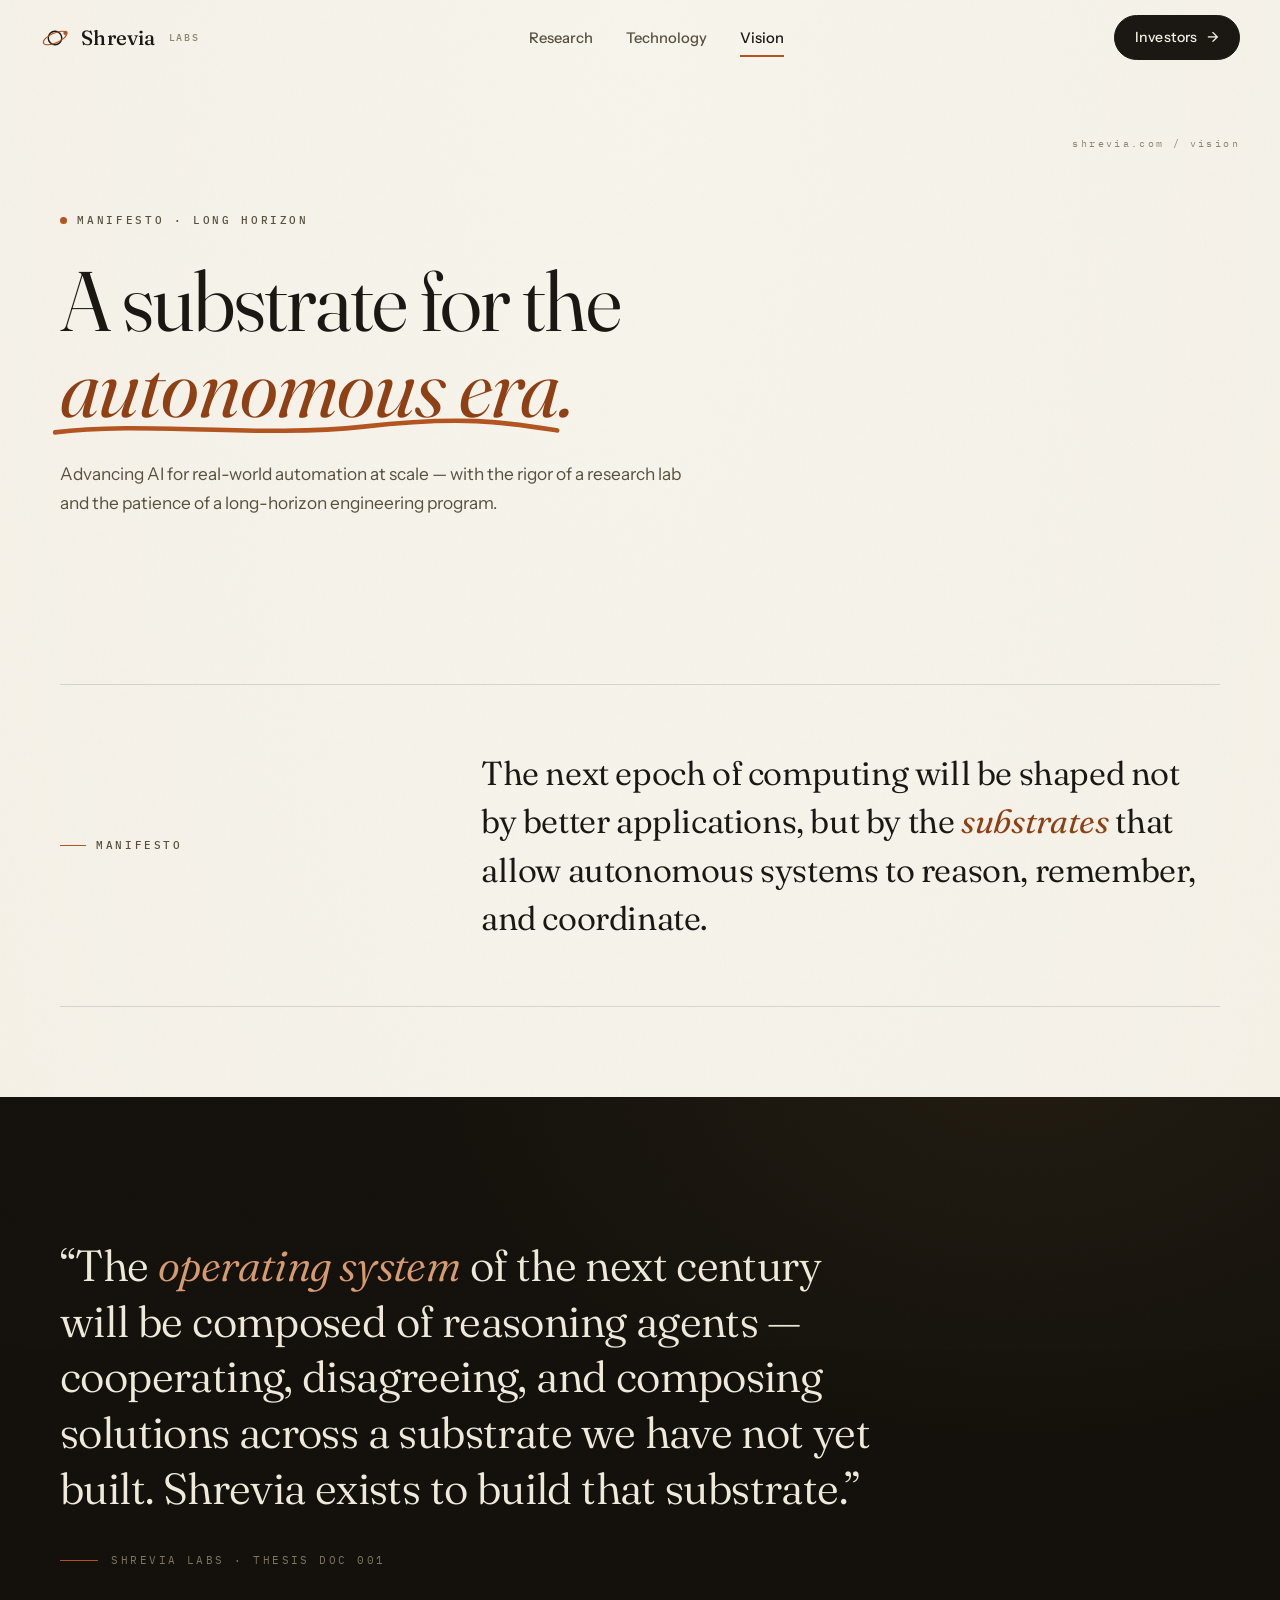
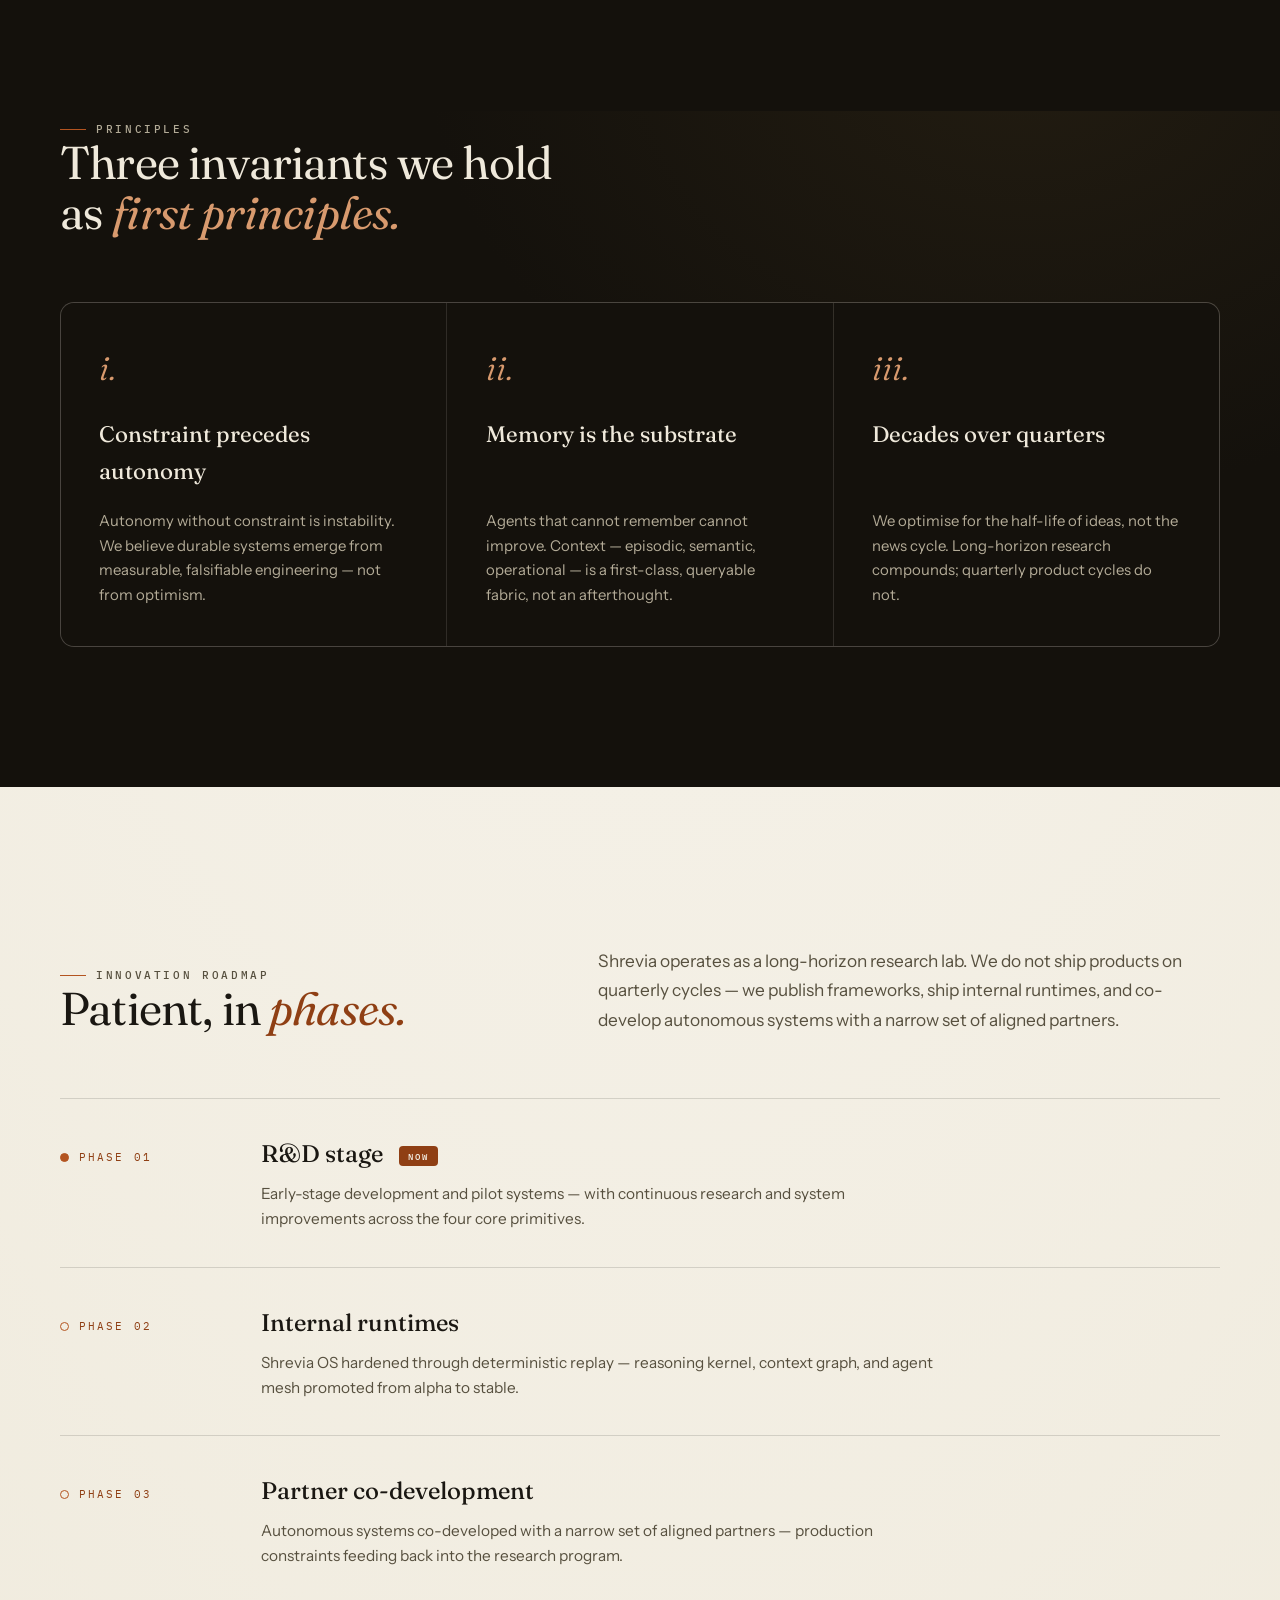
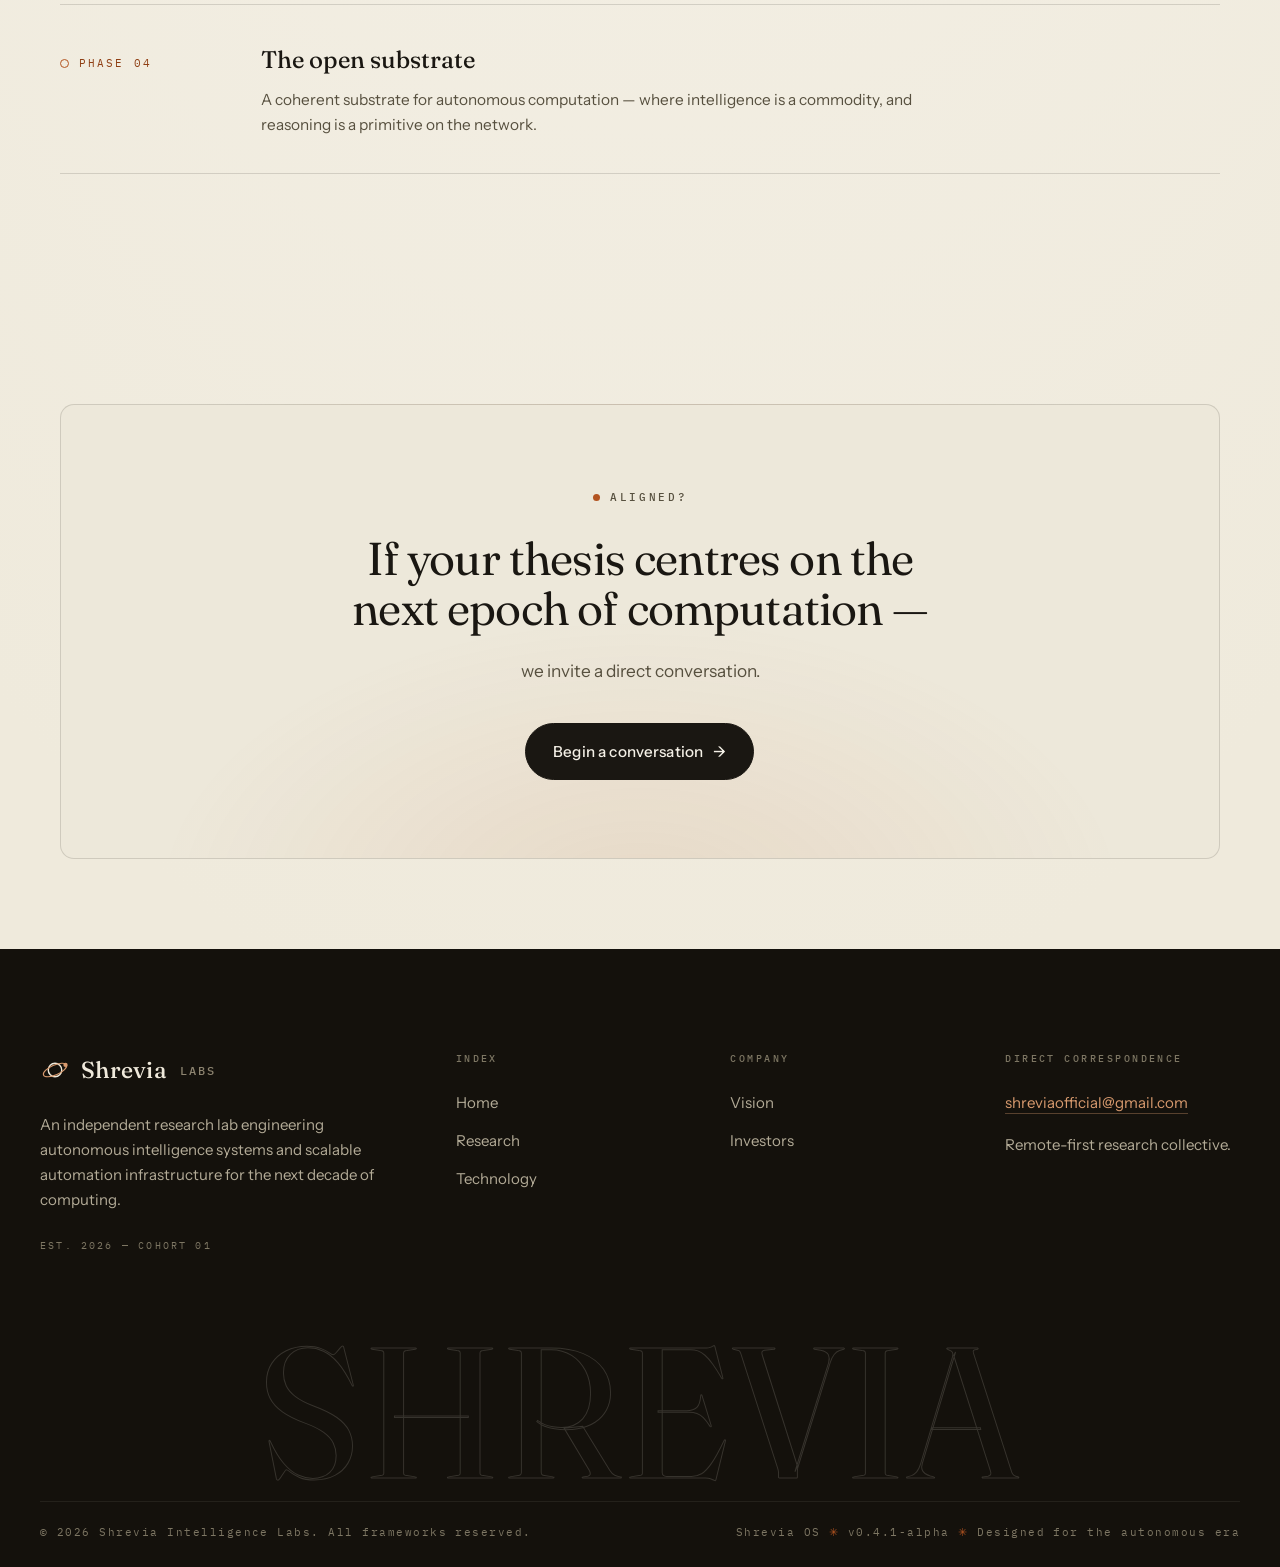
<file: vision.html>
<!DOCTYPE html>
<html lang="en">
<head>
  <meta charset="UTF-8" />
  <meta name="viewport" content="width=device-width, initial-scale=1.0" />
  <title>Vision — Shrevia Intelligence Labs</title>
  <meta name="description" content="Advancing AI for real-world automation at scale — with the rigor of a research lab and the patience of a long-horizon engineering program. Shrevia exists to build the substrate of the autonomous era." />
  <meta property="og:title" content="Vision — Shrevia Intelligence Labs" />
  <meta property="og:description" content="A substrate for the autonomous era." />
  <meta property="og:type" content="website" />
  <meta name="theme-color" content="#f4f0e6" />
  <link rel="icon" type="image/svg+xml" href="assets/favicon.svg" />
  <link rel="preconnect" href="https://fonts.googleapis.com" />
  <link rel="preconnect" href="https://fonts.gstatic.com" crossorigin />
  <link href="https://fonts.googleapis.com/css2?family=Fraunces:ital,opsz,wght@0,9..144,300..600;1,9..144,300..600&family=IBM+Plex+Mono:wght@400;500&family=Instrument+Sans:wght@400;500;600&display=swap" rel="stylesheet" />
  <link rel="stylesheet" href="css/style.css" />
</head>
<body>
  <div class="grain" aria-hidden="true"></div>

  <header class="site-header">
    <div class="container container-wide">
      <nav class="nav" aria-label="Primary">
        <a class="brand" href="index.html" aria-label="Shrevia — home">
          <svg class="mark" viewBox="0 0 32 32" fill="none" aria-hidden="true">
            <circle cx="16" cy="16" r="7.2" stroke="currentColor" stroke-width="1.5"/>
            <ellipse cx="16" cy="16" rx="13.4" ry="5.2" stroke="#b35420" stroke-width="1.2" transform="rotate(-24 16 16)"/>
            <circle cx="27.2" cy="10.6" r="2.3" fill="#b35420"/>
          </svg>
          Shrevia<sup>LABS</sup>
        </a>
        <div class="nav-links">
          <a href="research.html">Research</a>
          <a href="technology.html">Technology</a>
          <a href="vision.html">Vision</a>
          <!-- <a href="team.html">The Lab</a> -->
        </div>
        <a class="btn nav-cta" href="investors.html">Investors <span class="arr">→</span></a>
        <button class="nav-toggle" aria-expanded="false" aria-controls="mobile-menu" aria-label="Toggle menu">
          <span></span><span></span>
        </button>
      </nav>
    </div>
    <div class="mobile-menu" id="mobile-menu">
      <a href="index.html">Home <span class="mono-note">01</span></a>
      <a href="research.html">Research <span class="mono-note">02</span></a>
      <a href="technology.html">Technology <span class="mono-note">03</span></a>
      <a href="vision.html">Vision <span class="mono-note">04</span></a>
      <!-- <a href="team.html">The Lab <span class="mono-note">05</span></a> -->
      <a href="investors.html">Investors <span class="mono-note">06</span></a>
    </div>
  </header>

  <main>
    <!-- ============ page head ============ -->
    <section class="page-head">
      <span class="path-note">shrevia.com / vision</span>
      <div class="container">
        <p class="eyebrow reveal"><span class="dot"></span> Manifesto · Long horizon</p>
        <h1 class="h-display reveal" style="--d:.08s">A substrate for the<br /><span class="sketch"><em class="accent-i">autonomous era.</em><svg viewBox="0 0 320 14" aria-hidden="true" preserveAspectRatio="none"><path pathLength="320" d="M3 9 C 58 3, 132 12, 196 6 S 286 4, 317 8" /></svg></span></h1>
        <p class="lede reveal" style="--d:.16s">
          Advancing AI for real-world automation at scale — with the rigor of a research lab
          and the patience of a long-horizon engineering program.
        </p>
      </div>
    </section>

    <!-- ============ manifesto ============ -->
    <section class="section-tight">
      <div class="container">
        <hr class="rule" />
        <div style="display:grid; grid-template-columns:minmax(0,1fr) minmax(0,2fr); gap:clamp(1.5rem,4vw,4rem); padding-block:clamp(2.5rem,5vw,4rem)" class="manifesto-grid">
          <p class="eyebrow reveal"><span class="tick"></span> Manifesto</p>
          <p class="reveal serif" style="--d:.1s; font-size:clamp(1.4rem,2.6vw,2.1rem); line-height:1.45; font-weight:360; letter-spacing:-0.012em">
            The next epoch of computing will be shaped not by better applications, but by the
            <em class="accent-i">substrates</em> that allow autonomous systems to reason, remember,
            and coordinate.
          </p>
        </div>
        <hr class="rule" />
      </div>
    </section>

    <!-- ============ thesis quote (dark) ============ -->
    <section class="band-dark section">
      <div class="container">
        <div class="quote-block">
          <blockquote class="reveal">
            “The <em>operating system</em> of the next century will be composed of reasoning
            agents — cooperating, disagreeing, and composing solutions across a substrate we
            have not yet built. Shrevia exists to build that substrate.”
          </blockquote>
          <cite class="reveal" style="--d:.12s">Shrevia Labs · Thesis Doc 001</cite>
        </div>
      </div>
    </section>

    <!-- ============ principles ============ -->
    <section class="band-dark section" style="padding-top:0">
      <div class="container">
        <div class="section-head">
          <div>
            <p class="eyebrow reveal"><span class="tick"></span> Principles</p>
            <h2 class="h-section reveal" style="--d:.08s">Three invariants we hold<br />as <em class="accent-i">first principles.</em></h2>
          </div>
        </div>

        <div class="principles reveal" style="--d:.12s">
          <article class="principle">
            <div class="n">i.</div>
            <h3>Constraint precedes autonomy</h3>
            <p>Autonomy without constraint is instability. We believe durable systems emerge from measurable, falsifiable engineering — not from optimism.</p>
          </article>
          <article class="principle">
            <div class="n">ii.</div>
            <h3>Memory is the substrate</h3>
            <p>Agents that cannot remember cannot improve. Context — episodic, semantic, operational — is a first-class, queryable fabric, not an afterthought.</p>
          </article>
          <article class="principle">
            <div class="n">iii.</div>
            <h3>Decades over quarters</h3>
            <p>We optimise for the half-life of ideas, not the news cycle. Long-horizon research compounds; quarterly product cycles do not.</p>
          </article>
        </div>
      </div>
    </section>

    <!-- ============ roadmap ============ -->
    <section class="section">
      <div class="container">
        <div class="section-head">
          <div>
            <p class="eyebrow reveal"><span class="tick"></span> Innovation roadmap</p>
            <h2 class="h-section reveal" style="--d:.08s">Patient, in <em class="accent-i">phases.</em></h2>
          </div>
          <p class="lede reveal" style="--d:.16s">
            Shrevia operates as a long-horizon research lab. We do not ship products on
            quarterly cycles — we publish frameworks, ship internal runtimes, and co-develop
            autonomous systems with a narrow set of aligned partners.
          </p>
        </div>

        <div class="roadmap">
          <div class="roadmap-item now reveal">
            <span class="phase">Phase 01</span>
            <div>
              <h3>R&amp;D stage <span class="now-chip">NOW</span></h3>
              <p>Early-stage development and pilot systems — with continuous research and system improvements across the four core primitives.</p>
            </div>
          </div>
          <div class="roadmap-item reveal" style="--d:.08s">
            <span class="phase">Phase 02</span>
            <div>
              <h3>Internal runtimes</h3>
              <p>Shrevia OS hardened through deterministic replay — reasoning kernel, context graph, and agent mesh promoted from alpha to stable.</p>
            </div>
          </div>
          <div class="roadmap-item reveal" style="--d:.16s">
            <span class="phase">Phase 03</span>
            <div>
              <h3>Partner co-development</h3>
              <p>Autonomous systems co-developed with a narrow set of aligned partners — production constraints feeding back into the research program.</p>
            </div>
          </div>
          <div class="roadmap-item reveal" style="--d:.24s">
            <span class="phase">Phase 04</span>
            <div>
              <h3>The open substrate</h3>
              <p>A coherent substrate for autonomous computation — where intelligence is a commodity, and reasoning is a primitive on the network.</p>
            </div>
          </div>
        </div>
      </div>
    </section>

    <!-- ============ CTA ============ -->
    <section class="section-tight">
      <div class="container">
        <div class="cta-panel reveal">
          <p class="eyebrow" style="justify-content:center"><span class="dot"></span> Aligned?</p>
          <h2 class="h-section" style="margin-top:1.6rem">If your thesis centres on the next epoch of computation —</h2>
          <p class="lede">we invite a direct conversation.</p>
          <div class="actions">
            <a class="btn" href="investors.html">Begin a conversation <span class="arr">→</span></a>
            <!-- <a class="btn btn-ghost" href="team.html">Meet the lab</a> -->
          </div>
        </div>
      </div>
    </section>
  </main>

  <footer class="site-footer">
    <div class="container container-wide">
      <div class="footer-grid">
        <div class="footer-brand">
          <a class="brand" href="index.html">
            <svg class="mark" viewBox="0 0 32 32" fill="none" aria-hidden="true">
              <circle cx="16" cy="16" r="7.2" stroke="currentColor" stroke-width="1.5"/>
              <ellipse cx="16" cy="16" rx="13.4" ry="5.2" stroke="#d89a6e" stroke-width="1.2" transform="rotate(-24 16 16)"/>
              <circle cx="27.2" cy="10.6" r="2.3" fill="#d89a6e"/>
            </svg>
            Shrevia<sup>LABS</sup>
          </a>
          <p>An independent research lab engineering autonomous intelligence systems and scalable automation infrastructure for the next decade of computing.</p>
          <p class="est">EST. 2026 — Cohort 01</p>
        </div>
        <div class="footer-col">
          <h4>Index</h4>
          <ul>
            <li><a href="index.html">Home</a></li>
            <li><a href="research.html">Research</a></li>
            <li><a href="technology.html">Technology</a></li>
          </ul>
        </div>
        <div class="footer-col">
          <h4>Company</h4>
          <ul>
            <li><a href="vision.html">Vision</a></li>
            <!-- <li><a href="team.html">The Lab</a></li> -->
            <li><a href="investors.html">Investors</a></li>
          </ul>
        </div>
        <div class="footer-col">
          <h4>Direct correspondence</h4>
          <ul>
            <li><a class="mail" href="mailto:shreviaofficial@gmail.com">shreviaofficial@gmail.com</a></li>
            <li style="color:var(--bone-2); font-size:.94rem; margin-top:.4rem">Remote-first research collective.</li>
          </ul>
        </div>
      </div>
      <div class="footer-wordmark" aria-hidden="true">SHREVIA</div>
      <div class="footer-bottom">
        <span>© <span data-year>2026</span> Shrevia Intelligence Labs. All frameworks reserved.</span>
        <span>Shrevia OS <span class="sep">✳</span> v0.4.1-alpha <span class="sep">✳</span> Designed for the autonomous era</span>
      </div>
    </div>
  </footer>

  <script src="js/main.js" defer></script>
</body>
</html>
</file>
<file: css/style.css>
/* ============================================================
   SHREVIA INTELLIGENCE LABS — design system
   Paper & ink editorial · copper accents · instrument panels
   ============================================================ */

/* ---------- tokens ---------- */
:root {
  /* surfaces */
  --paper:      #f4f0e6;
  --paper-2:    #ede8da;
  --paper-3:    #e5dfcf;
  --night:      #14110c;
  --night-2:    #1b1812;
  --night-3:    #242019;

  /* ink */
  --ink:        #1a1712;
  --ink-2:      #57503f;
  --ink-3:      #8d8470;
  --ink-faint:  rgba(26, 23, 18, 0.12);
  --line:       rgba(26, 23, 18, 0.14);
  --line-soft:  rgba(26, 23, 18, 0.08);

  /* on dark */
  --bone:       #efe9db;
  --bone-2:     #b3ab97;
  --bone-3:     #7d7663;
  --line-n:     rgba(239, 233, 219, 0.13);
  --line-n-soft:rgba(239, 233, 219, 0.07);

  /* accent */
  --copper:       #b35420;
  --copper-deep:  #8f3f14;
  --copper-soft:  rgba(179, 84, 32, 0.10);
  --copper-line:  rgba(179, 84, 32, 0.35);
  --sage:         #4e7c58;

  /* type */
  --serif: "Fraunces", "Iowan Old Style", Georgia, serif;
  --sans:  "Instrument Sans", "Helvetica Neue", Arial, sans-serif;
  --mono:  "IBM Plex Mono", "SFMono-Regular", Consolas, monospace;

  /* scale */
  --text-hero:  clamp(2.9rem, 6.6vw, 6.1rem);
  --text-h1:    clamp(2.5rem, 5.2vw, 4.6rem);
  --text-h2:    clamp(1.9rem, 3.6vw, 3.1rem);
  --text-h3:    clamp(1.25rem, 1.8vw, 1.5rem);
  --text-body:  1.0rem;
  --text-small: 0.875rem;
  --text-micro: 0.6875rem;

  /* rhythm */
  --space-section: clamp(5.5rem, 11vw, 9.5rem);
  --container: 1240px;
  --gutter: clamp(1.25rem, 4vw, 2.5rem);
  --radius: 14px;
  --radius-sm: 9px;

  --ease-out: cubic-bezier(0.16, 1, 0.3, 1);
  --shadow-lift: 0 24px 48px -24px rgba(26, 23, 18, 0.28);
}

/* ---------- reset ---------- */
*, *::before, *::after { box-sizing: border-box; margin: 0; padding: 0; }

html {
  scroll-behavior: smooth;
  -webkit-text-size-adjust: 100%;
}

body {
  font-family: var(--sans);
  font-size: var(--text-body);
  line-height: 1.65;
  color: var(--ink);
  background-color: var(--paper);
  background-image: radial-gradient(120% 90% at 50% 0%, #f7f4ec 0%, var(--paper) 55%, #efeadc 100%);
  -webkit-font-smoothing: antialiased;
  text-rendering: optimizeLegibility;
  overflow-x: hidden;
}

img, svg, canvas { display: block; max-width: 100%; }
button, input, textarea { font: inherit; color: inherit; }
a { color: inherit; text-decoration: none; }
ul, ol { list-style: none; }

::selection { background: var(--copper); color: var(--paper); }

:focus-visible {
  outline: 2px solid var(--copper);
  outline-offset: 3px;
  border-radius: 2px;
}

/* ---------- grain overlay ---------- */
.grain {
  position: fixed;
  inset: -50%;
  width: 200%;
  height: 200%;
  pointer-events: none;
  z-index: 2000;
  opacity: 0.5;
  background-image: url("data:image/svg+xml,%3Csvg xmlns='http://www.w3.org/2000/svg' width='240' height='240'%3E%3Cfilter id='n'%3E%3CfeTurbulence type='fractalNoise' baseFrequency='0.9' numOctaves='2' stitchTiles='stitch'/%3E%3CfeColorMatrix type='saturate' values='0'/%3E%3CfeComponentTransfer%3E%3CfeFuncA type='table' tableValues='0 0.04'/%3E%3C/feComponentTransfer%3E%3C/filter%3E%3Crect width='100%25' height='100%25' filter='url(%23n)'/%3E%3C/svg%3E");
}

/* ---------- type helpers ---------- */
.serif    { font-family: var(--serif); }
.accent-i {
  font-family: var(--serif);
  font-style: italic;
  font-weight: 380;
  letter-spacing: -0.01em;
  color: var(--copper-deep);
}
.band-dark .accent-i { color: #d89a6e; }

.eyebrow {
  display: inline-flex;
  align-items: center;
  gap: 0.65rem;
  font-family: var(--mono);
  font-size: var(--text-micro);
  font-weight: 500;
  letter-spacing: 0.24em;
  text-transform: uppercase;
  color: var(--ink-2);
}
.eyebrow .tick {
  width: 1.6rem;
  height: 1px;
  background: var(--copper);
  display: inline-block;
}
.eyebrow .dot {
  width: 7px;
  height: 7px;
  border-radius: 50%;
  background: var(--copper);
  display: inline-block;
  animation: pulse 2.6s ease-in-out infinite;
}
@keyframes pulse {
  0%, 100% { box-shadow: 0 0 0 0 rgba(179, 84, 32, 0.45); }
  50%      { box-shadow: 0 0 0 7px rgba(179, 84, 32, 0); }
}

.h-display {
  font-family: var(--serif);
  font-weight: 360;
  font-size: var(--text-hero);
  line-height: 1.02;
  letter-spacing: -0.022em;
  text-wrap: balance;
}
.h-section {
  font-family: var(--serif);
  font-weight: 380;
  font-size: var(--text-h2);
  line-height: 1.08;
  letter-spacing: -0.018em;
  text-wrap: balance;
}
.lede {
  font-size: clamp(1.02rem, 1.35vw, 1.18rem);
  line-height: 1.7;
  color: var(--ink-2);
  max-width: 36em;
}
.body-dim { color: var(--ink-2); }
.mono-note {
  font-family: var(--mono);
  font-size: var(--text-micro);
  letter-spacing: 0.18em;
  text-transform: uppercase;
  color: var(--ink-3);
}

/* sketch underline — draws itself in on reveal */
.sketch {
  position: relative;
  display: inline-block;
  white-space: nowrap;
}
.sketch svg {
  position: absolute;
  left: -2%;
  bottom: -0.14em;
  width: 104%;
  height: 0.32em;
  overflow: visible;
}
.sketch svg path {
  fill: none;
  stroke: var(--copper);
  stroke-width: 2.4;
  stroke-linecap: round;
  stroke-dasharray: 320;
  stroke-dashoffset: 320;
}
.in .sketch svg path,
.sketch.in svg path { animation: sketch-draw 1.1s 0.45s var(--ease-out) forwards; }
@keyframes sketch-draw { to { stroke-dashoffset: 0; } }

/* ---------- layout ---------- */
.container {
  max-width: var(--container);
  margin-inline: auto;
  padding-inline: var(--gutter);
}
.container-wide { max-width: 1400px; }

.section { padding-block: var(--space-section); position: relative; }
.section-tight { padding-block: clamp(3.5rem, 7vw, 6rem); }

.section-head {
  display: flex;
  flex-wrap: wrap;
  align-items: flex-end;
  justify-content: space-between;
  gap: 1.5rem 3rem;
  margin-bottom: clamp(2.5rem, 5vw, 4.5rem);
}
.section-head .lede { margin-top: 1.1rem; }

.rule { border: 0; border-top: 1px solid var(--line); }

/* ---------- buttons ---------- */
.btn {
  display: inline-flex;
  align-items: center;
  gap: 0.6rem;
  padding: 0.95rem 1.7rem;
  border-radius: 999px;
  border: 1px solid var(--ink);
  background: var(--ink);
  color: var(--paper);
  font-size: 0.95rem;
  font-weight: 500;
  letter-spacing: 0.01em;
  cursor: pointer;
  transition: transform 0.45s var(--ease-out), background 0.3s, border-color 0.3s, color 0.3s, box-shadow 0.45s var(--ease-out);
  will-change: transform;
}
.btn:hover {
  background: var(--copper-deep);
  border-color: var(--copper-deep);
  transform: translateY(-2px);
  box-shadow: 0 16px 30px -16px rgba(143, 63, 20, 0.55);
}
.btn .arr { transition: transform 0.35s var(--ease-out); }
.btn:hover .arr { transform: translateX(4px); }

.btn-ghost {
  background: transparent;
  color: var(--ink);
  border-color: var(--line);
}
.btn-ghost:hover {
  background: var(--ink);
  color: var(--paper);
  border-color: var(--ink);
  box-shadow: 0 16px 30px -18px rgba(26, 23, 18, 0.5);
}

.band-dark .btn { background: var(--bone); border-color: var(--bone); color: var(--night); }
.band-dark .btn:hover { background: #d89a6e; border-color: #d89a6e; color: var(--night); }
.band-dark .btn-ghost { background: transparent; color: var(--bone); border-color: var(--line-n); }
.band-dark .btn-ghost:hover { background: var(--bone); color: var(--night); }

.link-arrow {
  display: inline-flex;
  align-items: center;
  gap: 0.5rem;
  font-weight: 500;
  font-size: 0.95rem;
  border-bottom: 1px solid var(--copper-line);
  padding-bottom: 2px;
  transition: gap 0.3s var(--ease-out), border-color 0.3s;
}
.link-arrow:hover { gap: 0.85rem; border-color: var(--copper); }

/* ---------- header ---------- */
.site-header {
  position: fixed;
  top: 0;
  left: 0;
  right: 0;
  z-index: 1000;
  transition: background 0.4s, box-shadow 0.4s, border-color 0.4s;
  border-bottom: 1px solid transparent;
}
.site-header.scrolled {
  background: rgba(244, 240, 230, 0.82);
  border-bottom-color: var(--line-soft);
}
/* blur lives on a pseudo-element: backdrop-filter on the header
   itself would make it the containing block for the fixed
   .mobile-menu, collapsing the menu to a transparent sliver */
.site-header.scrolled::before {
  content: "";
  position: absolute;
  inset: 0;
  z-index: -1;
  -webkit-backdrop-filter: blur(14px);
  backdrop-filter: blur(14px);
}
.nav {
  display: flex;
  align-items: center;
  justify-content: space-between;
  gap: 2rem;
  height: 76px;
}
.brand {
  display: inline-flex;
  align-items: center;
  gap: 0.7rem;
  font-family: var(--serif);
  font-weight: 480;
  font-size: 1.28rem;
  letter-spacing: 0.01em;
}
.brand .mark { width: 30px; height: 30px; }
.brand sup {
  font-family: var(--mono);
  font-size: 0.5em;
  letter-spacing: 0.16em;
  color: var(--ink-3);
  margin-left: 2px;
}

.nav-links {
  display: flex;
  align-items: center;
  gap: clamp(1.2rem, 2.6vw, 2.4rem);
}
.nav-links a {
  position: relative;
  font-size: 0.92rem;
  font-weight: 500;
  color: var(--ink-2);
  padding: 0.4rem 0;
  transition: color 0.25s;
}
.nav-links a::after {
  content: "";
  position: absolute;
  left: 0;
  bottom: 0;
  width: 100%;
  height: 1.5px;
  background: var(--copper);
  transform: scaleX(0);
  transform-origin: right;
  transition: transform 0.4s var(--ease-out);
}
.nav-links a:hover { color: var(--ink); }
.nav-links a:hover::after,
.nav-links a.active::after { transform: scaleX(1); transform-origin: left; }
.nav-links a.active { color: var(--ink); }

.nav-cta {
  font-size: 0.88rem;
  padding: 0.62rem 1.25rem;
}

.nav-toggle {
  display: none;
  flex-direction: column;
  justify-content: center;
  gap: 5px;
  width: 42px;
  height: 42px;
  border: 1px solid var(--line);
  border-radius: 50%;
  background: transparent;
  cursor: pointer;
  align-items: center;
}
.nav-toggle span {
  display: block;
  width: 16px;
  height: 1.6px;
  background: var(--ink);
  transition: transform 0.35s var(--ease-out), opacity 0.25s;
}
.nav-toggle[aria-expanded="true"] span:nth-child(1) { transform: translateY(3.3px) rotate(45deg); }
.nav-toggle[aria-expanded="true"] span:nth-child(2) { transform: translateY(-3.3px) rotate(-45deg); }

.mobile-menu {
  display: none;
  position: fixed;
  inset: 76px 0 0 0;
  z-index: 990;
  background: var(--paper);
  padding: 2.5rem var(--gutter) 3rem;
  flex-direction: column;
  gap: 0.4rem;
  border-top: 1px solid var(--line-soft);
}
.mobile-menu.open { display: flex; }
.mobile-menu a {
  font-family: var(--serif);
  font-size: 2rem;
  font-weight: 380;
  padding: 0.85rem 0;
  border-bottom: 1px solid var(--line-soft);
  display: flex;
  justify-content: space-between;
  align-items: center;
}
.mobile-menu a .mono-note { font-size: 0.62rem; }
.mobile-menu a.active { color: var(--copper-deep); }

/* ---------- hero ---------- */
.hero {
  position: relative;
  min-height: 100svh;
  display: flex;
  align-items: center;
  padding-top: 110px;
  padding-bottom: clamp(3rem, 6vw, 5rem);
  overflow: hidden;
}
.hero-grid {
  position: relative;
  display: grid;
  grid-template-columns: minmax(0, 7fr) minmax(0, 5fr);
  gap: clamp(2rem, 5vw, 4.5rem);
  align-items: center;
  width: 100%;
}
.hero-copy { position: relative; z-index: 3; }
.hero-copy .eyebrow { margin-bottom: 2rem; }
.hero-copy .lede { margin-top: 2rem; }
.hero-actions {
  display: flex;
  flex-wrap: wrap;
  gap: 0.9rem;
  margin-top: 2.6rem;
}
.hero-meta {
  display: flex;
  flex-wrap: wrap;
  gap: 1.5rem 2.8rem;
  margin-top: clamp(2.8rem, 5vw, 4.2rem);
  padding-top: 1.6rem;
  border-top: 1px solid var(--line);
}
.hero-meta div { min-width: 110px; }
.hero-meta .k {
  font-family: var(--mono);
  font-size: 0.62rem;
  letter-spacing: 0.22em;
  text-transform: uppercase;
  color: var(--ink-3);
  margin-bottom: 0.35rem;
}
.hero-meta .v {
  font-family: var(--serif);
  font-size: 1.25rem;
  font-weight: 420;
}

/* hero 3D stage */
.hero-stage {
  position: relative;
  z-index: 1;
  aspect-ratio: 1 / 1.05;
  max-height: 78vh;
}
.hero-stage canvas,
.scene-canvas {
  position: absolute;
  inset: 0;
  width: 100% !important;
  height: 100% !important;
}
/* home hero only — the substrate stage lifts to face the headline,
   and its canvas bleeds past the stage so the sphere reads
   full-bleed while the camera keeps every particle in frame
   (max-width: none defeats the global canvas reset above).
   Other pages' scenes (e.g. the technology stack) keep the
   default inset:0 geometry. */
.stage-substrate {
  top: -4.5rem;
}
#substrate-scene {
  left: -12%;
  top: -13.5%;
  width: 118% !important;
  height: 118% !important;
  max-width: none;
}
.stage-caption {
  position: absolute;
  left: 50%;
  bottom: -0.5rem;
  transform: translateX(-50%);
  white-space: nowrap;
  font-family: var(--mono);
  font-size: 0.62rem;
  letter-spacing: 0.22em;
  text-transform: uppercase;
  color: var(--ink-3);
  display: flex;
  align-items: center;
  gap: 0.6rem;
}
.stage-caption::before,
.stage-caption::after {
  content: "";
  width: 2rem;
  height: 1px;
  background: var(--line);
}
.scene-fallback {
  position: absolute;
  inset: 0;
  display: grid;
  place-items: center;
  opacity: 0.9;
}
.scene-fallback svg { width: 88%; height: auto; }

/* ---------- marquee ---------- */
.marquee {
  border-top: 1px solid var(--line);
  border-bottom: 1px solid var(--line);
  overflow: hidden;
  padding-block: 1.05rem;
  background: rgba(229, 223, 207, 0.35);
}
.marquee-track {
  display: flex;
  gap: 3.5rem;
  width: max-content;
  animation: marquee 42s linear infinite;
}
.marquee:hover .marquee-track { animation-play-state: paused; }
.marquee-track ul {
  display: flex;
  gap: 3.5rem;
  align-items: center;
  flex-shrink: 0;
}
.marquee-track li {
  display: flex;
  align-items: center;
  gap: 3.5rem;
  font-family: var(--mono);
  font-size: 0.72rem;
  letter-spacing: 0.26em;
  text-transform: uppercase;
  color: var(--ink-2);
  white-space: nowrap;
}
.marquee-track li::after {
  content: "✳";
  color: var(--copper);
  font-size: 0.8rem;
  letter-spacing: 0;
}
@keyframes marquee { to { transform: translateX(-50%); } }

/* ---------- cards ---------- */
.card-grid {
  display: grid;
  grid-template-columns: repeat(4, 1fr);
  gap: 1px;
  background: var(--line);
  border: 1px solid var(--line);
  border-radius: var(--radius);
  overflow: hidden;
}
.card {
  background: var(--paper);
  padding: clamp(1.6rem, 2.6vw, 2.4rem);
  min-height: 320px;
  display: flex;
  flex-direction: column;
  justify-content: space-between;
  gap: 2.2rem;
  position: relative;
  transition: background 0.45s var(--ease-out);
}
.card:hover { background: var(--paper-2); }
.card .icon {
  width: 44px;
  height: 44px;
  color: var(--copper-deep);
  margin-bottom: 1.4rem;
}
.card .icon svg { width: 100%; height: 100%; }
.card h3 {
  font-family: var(--serif);
  font-size: var(--text-h3);
  font-weight: 460;
  letter-spacing: -0.01em;
  margin-bottom: 0.7rem;
}
.card p { color: var(--ink-2); font-size: 0.94rem; }
.card .idx {
  font-family: var(--mono);
  font-size: 0.66rem;
  letter-spacing: 0.22em;
  color: var(--ink-3);
  display: flex;
  align-items: center;
  justify-content: space-between;
}
.card .idx::after {
  content: "";
  flex: 1;
  height: 1px;
  background: var(--line-soft);
  margin-left: 1rem;
}

/* tilt (set via JS) */
.tilt { transform-style: preserve-3d; transition: transform 0.5s var(--ease-out); }

/* ---------- stats band ---------- */
.stats {
  display: grid;
  grid-template-columns: repeat(4, 1fr);
  border-block: 1px solid var(--line);
}
.stat {
  padding: clamp(2rem, 4vw, 3.2rem) clamp(1.2rem, 2.5vw, 2.4rem);
  border-left: 1px solid var(--line);
  position: relative;
}
.stat:first-child { border-left: 0; }
.stat .v {
  font-family: var(--serif);
  font-weight: 330;
  font-size: clamp(2.6rem, 5vw, 4.3rem);
  line-height: 1;
  letter-spacing: -0.02em;
  display: flex;
  align-items: baseline;
  gap: 0.2rem;
}
.stat .v .suffix { font-size: 0.45em; color: var(--copper-deep); font-style: italic; }
.stat .l {
  margin-top: 0.9rem;
  font-family: var(--mono);
  font-size: 0.66rem;
  letter-spacing: 0.22em;
  text-transform: uppercase;
  color: var(--ink-3);
}

/* ---------- dark band ---------- */
.band-dark {
  background: var(--night);
  background-image: radial-gradient(90% 130% at 80% -10%, #221c11 0%, var(--night) 52%);
  color: var(--bone);
}
.band-dark .lede,
.band-dark .body-dim { color: var(--bone-2); }
.band-dark .mono-note { color: var(--bone-3); }
.band-dark .eyebrow { color: var(--bone-2); }
.band-dark .rule { border-color: var(--line-n); }

.quote-block { max-width: 56rem; }
.quote-block blockquote {
  font-family: var(--serif);
  font-weight: 340;
  font-size: clamp(1.7rem, 3.4vw, 2.9rem);
  line-height: 1.28;
  letter-spacing: -0.014em;
  text-wrap: balance;
}
.quote-block blockquote em {
  font-style: italic;
  color: #d89a6e;
}
.quote-block cite {
  display: inline-flex;
  align-items: center;
  gap: 0.8rem;
  margin-top: 2.2rem;
  font-style: normal;
  font-family: var(--mono);
  font-size: 0.7rem;
  letter-spacing: 0.22em;
  text-transform: uppercase;
  color: var(--bone-3);
}
.quote-block cite::before {
  content: "";
  width: 2.4rem;
  height: 1px;
  background: var(--copper);
}

/* ---------- instrument / telemetry panel ---------- */
.instrument {
  background: var(--night);
  color: var(--bone);
  border-radius: var(--radius);
  border: 1px solid rgba(26, 23, 18, 0.7);
  box-shadow: var(--shadow-lift), inset 0 1px 0 rgba(239, 233, 219, 0.07);
  overflow: hidden;
  font-family: var(--mono);
}
.instrument-head {
  display: flex;
  align-items: center;
  justify-content: space-between;
  padding: 0.85rem 1.25rem;
  border-bottom: 1px solid var(--line-n-soft);
  font-size: 0.62rem;
  letter-spacing: 0.22em;
  text-transform: uppercase;
  color: var(--bone-3);
}
.instrument-head .lights { display: flex; gap: 6px; }
.instrument-head .lights span {
  width: 8px;
  height: 8px;
  border-radius: 50%;
  background: var(--line-n);
}
.instrument-head .lights span:first-child { background: var(--copper); }
.instrument-body { padding: 1.25rem; display: grid; gap: 1rem; }

.instrument-foot {
  padding: 0.8rem 1.25rem;
  font-size: 0.68rem;
  color: var(--bone-3);
  border-top: 1px solid var(--line-n-soft);
  display: flex;
  justify-content: space-between;
  gap: 1rem;
}
.cursor-blink::after {
  content: "▍";
  color: var(--copper);
  animation: blink 1.1s steps(1) infinite;
}
@keyframes blink { 50% { opacity: 0; } }

/* ---------- paper list rows (research papers) ---------- */
.paper-row {
  display: grid;
  grid-template-columns: 110px minmax(0, 1.1fr) minmax(0, 1.6fr) auto;
  gap: clamp(1rem, 3vw, 3rem);
  align-items: baseline;
  padding: clamp(1.6rem, 3vw, 2.4rem) 0;
  border-top: 1px solid var(--line);
  position: relative;
}
.paper-row:last-child { border-bottom: 1px solid var(--line); }
/* hover lives on the children + a backdrop pseudo-element, so it
   never fights the .reveal transition that owns the row itself —
   compositor-only, no re-wrap, glides smoothly */
.paper-row::before {
  content: "";
  position: absolute;
  inset: 0;
  z-index: -1;
  background: rgba(229, 223, 207, 0.4);
  opacity: 0;
  transition: opacity 0.5s var(--ease-out);
}
.paper-row:hover::before { opacity: 1; }
.paper-row > * { transition: transform 0.5s var(--ease-out); }
.paper-row:hover > * { transform: translateX(0.75rem); }
.paper-row .rp {
  font-family: var(--mono);
  font-size: 0.72rem;
  letter-spacing: 0.18em;
  color: var(--copper-deep);
}
.paper-row h3 {
  font-family: var(--serif);
  font-size: clamp(1.3rem, 2.2vw, 1.75rem);
  font-weight: 440;
  letter-spacing: -0.012em;
  line-height: 1.2;
}
.paper-row .cat {
  display: block;
  margin-top: 0.55rem;
  font-family: var(--mono);
  font-size: 0.62rem;
  letter-spacing: 0.2em;
  text-transform: uppercase;
  color: var(--ink-3);
}
.paper-row p { color: var(--ink-2); font-size: 0.94rem; }
.paper-row .tags {
  display: flex;
  flex-wrap: wrap;
  gap: 0.45rem;
  margin-top: 0.9rem;
}
.paper-row .tags span {
  font-family: var(--mono);
  font-size: 0.62rem;
  letter-spacing: 0.1em;
  padding: 0.28rem 0.65rem;
  border: 1px solid var(--line);
  border-radius: 999px;
  color: var(--ink-2);
}
.paper-row .end {
  font-family: var(--serif);
  font-style: italic;
  color: var(--ink-3);
  font-size: 1rem;
  white-space: nowrap;
}

/* ---------- chips ---------- */
.chip-row { display: flex; flex-wrap: wrap; gap: 0.7rem; }
.chip {
  font-family: var(--mono);
  font-size: 0.7rem;
  letter-spacing: 0.14em;
  text-transform: uppercase;
  padding: 0.55rem 1.05rem;
  border: 1px solid var(--line);
  border-radius: 999px;
  color: var(--ink-2);
  background: transparent;
  transition: border-color 0.3s, color 0.3s, background 0.3s;
}
.chip:hover { border-color: var(--copper); color: var(--copper-deep); background: var(--copper-soft); }

/* ---------- methodology steps ---------- */
.steps { display: grid; grid-template-columns: repeat(3, 1fr); gap: clamp(1.5rem, 3vw, 3rem); }
.step { position: relative; padding-top: 1.6rem; border-top: 1px solid var(--line); }
.step::before {
  content: "";
  position: absolute;
  top: -1px;
  left: 0;
  width: 3rem;
  height: 1px;
  background: var(--copper);
}
.step .n {
  font-family: var(--serif);
  font-style: italic;
  font-weight: 330;
  font-size: 2rem;
  color: var(--copper-deep);
}
.step h3 {
  font-family: var(--serif);
  font-size: 1.4rem;
  font-weight: 450;
  margin: 0.6rem 0 0.6rem;
}
.step p { color: var(--ink-2); font-size: 0.94rem; }

/* ---------- team ---------- */
.team-grid {
  display: grid;
  grid-template-columns: repeat(3, 1fr);
  gap: 1px;
  background: var(--line);
  border: 1px solid var(--line);
  border-radius: var(--radius);
  overflow: hidden;
}
.member {
  background: var(--paper);
  padding: clamp(1.6rem, 2.6vw, 2.3rem);
  min-height: 300px;
  display: flex;
  flex-direction: column;
  justify-content: space-between;
  gap: 2rem;
  transition: background 0.45s var(--ease-out);
}
.member:hover { background: var(--paper-2); }
.member-top { display: flex; align-items: center; justify-content: space-between; }
.monogram {
  width: 58px;
  height: 58px;
  border-radius: 50%;
  border: 1px solid var(--line);
  display: grid;
  place-items: center;
  font-family: var(--serif);
  font-style: italic;
  font-size: 1.15rem;
  color: var(--copper-deep);
  background:
    radial-gradient(closest-side, rgba(179, 84, 32, 0.07), transparent 75%),
    var(--paper);
}
.member .tag {
  font-family: var(--mono);
  font-size: 0.6rem;
  letter-spacing: 0.22em;
  border: 1px solid var(--line);
  padding: 0.32rem 0.7rem;
  border-radius: 4px;
  color: var(--ink-2);
}
.member .tag.lead { border-color: var(--copper-line); color: var(--copper-deep); background: var(--copper-soft); }
.member h3 { font-family: var(--serif); font-size: 1.45rem; font-weight: 460; }
.member .role {
  font-family: var(--mono);
  font-size: 0.66rem;
  letter-spacing: 0.14em;
  text-transform: uppercase;
  color: var(--copper-deep);
  margin-top: 0.45rem;
}
.member p { margin-top: 1rem; color: var(--ink-2); font-size: 0.92rem; }

/* ---------- thesis list / checklist ---------- */
.thesis-list { display: grid; gap: 0; }
.thesis-list li {
  display: flex;
  gap: 1.4rem;
  align-items: baseline;
  padding: 1.3rem 0;
  border-top: 1px solid var(--line);
  font-size: 1.02rem;
  color: var(--ink-2);
}
.thesis-list li:last-child { border-bottom: 1px solid var(--line); }
.thesis-list .m {
  font-family: var(--mono);
  font-size: 0.7rem;
  letter-spacing: 0.16em;
  color: var(--copper-deep);
  min-width: 2.6rem;
}
.thesis-list strong { color: var(--ink); font-weight: 600; }

/* ---------- forms ---------- */
.form-grid { display: grid; grid-template-columns: 1fr 1fr; gap: 1.4rem 1.6rem; }
.field { display: grid; gap: 0.55rem; }
.field.full { grid-column: 1 / -1; }
.field label {
  font-family: var(--mono);
  font-size: 0.64rem;
  letter-spacing: 0.2em;
  text-transform: uppercase;
  color: var(--ink-2);
}
.field input,
.field textarea {
  background: transparent;
  border: 0;
  border-bottom: 1px solid var(--line);
  padding: 0.7rem 0.1rem;
  font-size: 1rem;
  border-radius: 0;
  transition: border-color 0.3s;
}
.field textarea { min-height: 120px; resize: vertical; line-height: 1.6; }
.field input::placeholder,
.field textarea::placeholder { color: var(--ink-3); }
.field input:focus,
.field textarea:focus { outline: none; border-bottom-color: var(--copper); }
.field input:focus-visible,
.field textarea:focus-visible { outline: none; }
.form-foot {
  grid-column: 1 / -1;
  display: flex;
  flex-wrap: wrap;
  align-items: center;
  justify-content: space-between;
  gap: 1.2rem;
  margin-top: 0.6rem;
}
.form-note {
  display: inline-flex;
  align-items: center;
  gap: 0.55rem;
  font-family: var(--mono);
  font-size: 0.64rem;
  letter-spacing: 0.18em;
  text-transform: uppercase;
  color: var(--ink-3);
}
.form-success {
  display: none;
  border: 1px solid var(--copper-line);
  background: var(--copper-soft);
  border-radius: var(--radius-sm);
  padding: 1.6rem 1.8rem;
  font-size: 1rem;
  color: var(--ink);
  align-items: baseline;
  gap: 1rem;
}
.form-success.show { display: flex; }
.form-success .serif { font-style: italic; color: var(--copper-deep); }

/* ---------- roadmap ---------- */
.roadmap { position: relative; display: grid; gap: 0; }
.roadmap-item {
  display: grid;
  grid-template-columns: 150px 1fr;
  gap: clamp(1.5rem, 4vw, 4rem);
  padding: 2.2rem 0;
  border-top: 1px solid var(--line);
  align-items: baseline;
  position: relative;
}
.roadmap-item:last-child { border-bottom: 1px solid var(--line); }
/* same reveal-safe hover treatment as .paper-row */
.roadmap-item::before {
  content: "";
  position: absolute;
  inset: 0;
  z-index: -1;
  background: rgba(229, 223, 207, 0.4);
  opacity: 0;
  transition: opacity 0.5s var(--ease-out);
}
.roadmap-item:hover::before { opacity: 1; }
.roadmap-item > * { transition: transform 0.5s var(--ease-out); }
.roadmap-item:hover > * { transform: translateX(0.75rem); }
.roadmap-item:hover .phase::before { background: var(--copper); }
.roadmap-item .phase {
  font-family: var(--mono);
  font-size: 0.68rem;
  letter-spacing: 0.2em;
  text-transform: uppercase;
  color: var(--copper-deep);
  display: inline-flex;
  align-items: center;
  gap: 0.6rem;
}
.roadmap-item .phase::before {
  content: "";
  width: 9px;
  height: 9px;
  border: 1.5px solid var(--copper);
  border-radius: 50%;
  background: transparent;
  transition: background-color 0.4s var(--ease-out);
}
.roadmap-item.now .phase::before { background: var(--copper); }
.roadmap-item h3 { font-family: var(--serif); font-size: 1.5rem; font-weight: 450; margin-bottom: 0.45rem; }
.roadmap-item p { color: var(--ink-2); font-size: 0.96rem; max-width: 44em; }
.roadmap-item .now-chip {
  font-family: var(--mono);
  font-size: 0.58rem;
  letter-spacing: 0.2em;
  color: var(--paper);
  background: var(--copper-deep);
  border-radius: 4px;
  padding: 0.22rem 0.55rem;
  margin-left: 0.7rem;
  vertical-align: middle;
}

/* ---------- principles (vision) ---------- */
.principles { display: grid; grid-template-columns: repeat(3, 1fr); gap: 1px; background: var(--line-n); border: 1px solid var(--line-n); border-radius: var(--radius); overflow: hidden; }
.principle { background: var(--night); padding: clamp(1.8rem, 3vw, 2.6rem); min-height: 280px; display: flex; flex-direction: column; gap: 1.2rem; }
.principle .n { font-family: var(--serif); font-style: italic; font-weight: 320; font-size: 2.1rem; color: #d89a6e; }
.principle h3 { font-family: var(--serif); font-size: 1.4rem; font-weight: 430; color: var(--bone); }
.principle p { color: var(--bone-2); font-size: 0.93rem; margin-top: auto; }

/* ---------- CTA panel ---------- */
.cta-panel {
  border: 1px solid var(--line);
  border-radius: var(--radius);
  padding: clamp(2.5rem, 6vw, 5rem);
  text-align: center;
  position: relative;
  overflow: hidden;
  background:
    radial-gradient(60% 90% at 50% 110%, rgba(179, 84, 32, 0.10), transparent 70%),
    var(--paper-2);
}
.cta-panel .h-section { max-width: 22ch; margin-inline: auto; }
.cta-panel .lede { margin: 1.4rem auto 2.4rem; max-width: 46ch; }
.cta-panel .actions { display: flex; flex-wrap: wrap; gap: 0.9rem; justify-content: center; }

/* ---------- footer ---------- */
.site-footer {
  background: var(--night);
  color: var(--bone);
  padding-top: clamp(4rem, 8vw, 7rem);
  position: relative;
  overflow: hidden;
}
.footer-grid {
  display: grid;
  grid-template-columns: minmax(0, 1.6fr) repeat(3, minmax(0, 1fr));
  gap: 3rem 2.5rem;
  padding-bottom: clamp(3rem, 6vw, 5rem);
}
.footer-brand .brand { color: var(--bone); font-size: 1.45rem; }
.footer-brand p {
  margin-top: 1.3rem;
  color: var(--bone-2);
  font-size: 0.94rem;
  max-width: 34ch;
}
.footer-brand .est {
  margin-top: 1.6rem;
  font-family: var(--mono);
  font-size: 0.62rem;
  letter-spacing: 0.22em;
  text-transform: uppercase;
  color: var(--bone-3);
}
.footer-col h4 {
  font-family: var(--mono);
  font-size: 0.64rem;
  font-weight: 500;
  letter-spacing: 0.24em;
  text-transform: uppercase;
  color: var(--bone-3);
  margin-bottom: 1.3rem;
}
.footer-col ul { display: grid; gap: 0.7rem; }
.footer-col a {
  color: var(--bone-2);
  font-size: 0.94rem;
  transition: color 0.25s, padding-left 0.3s var(--ease-out);
}
.footer-col a:hover { color: var(--bone); padding-left: 0.4rem; }
.footer-col .mail { color: #d89a6e; border-bottom: 1px solid rgba(216, 154, 110, 0.35); padding-bottom: 1px; }
.footer-col .mail:hover { padding-left: 0; border-color: #d89a6e; }

.footer-wordmark {
  font-family: var(--serif);
  font-weight: 420;
  font-size: clamp(4.5rem, 14.5vw, 13.5rem);
  line-height: 0.86;
  letter-spacing: 0.015em;
  text-align: center;
  color: transparent;
  -webkit-text-stroke: 1px rgba(239, 233, 219, 0.16);
  user-select: none;
  margin-bottom: 0.6rem;
  transition: -webkit-text-stroke-color 0.6s;
}
.site-footer:hover .footer-wordmark { -webkit-text-stroke-color: rgba(216, 154, 110, 0.3); }

.footer-bottom {
  border-top: 1px solid var(--line-n-soft);
  padding: 1.4rem 0 1.6rem;
  display: flex;
  flex-wrap: wrap;
  justify-content: space-between;
  align-items: center;
  gap: 0.8rem 2rem;
  font-family: var(--mono);
  font-size: 0.66rem;
  letter-spacing: 0.14em;
  color: var(--bone-3);
}
.footer-bottom .sep { color: var(--copper); }

/* ---------- page headers (inner pages) ---------- */
.page-head {
  padding-top: clamp(9rem, 16vw, 13rem);
  padding-bottom: clamp(3rem, 6vw, 5rem);
  position: relative;
  overflow: hidden;
}
.page-head .eyebrow { margin-bottom: 1.8rem; }
.page-head .lede { margin-top: 1.8rem; }
.page-head .h-display { max-width: 17ch; }

/* breadcrumb path note */
.path-note {
  position: absolute;
  top: clamp(6.2rem, 11vw, 8.5rem);
  right: var(--gutter);
  font-family: var(--mono);
  font-size: 0.62rem;
  letter-spacing: 0.24em;
  color: var(--ink-3);
  display: none;
}
@media (min-width: 900px) { .path-note { display: block; } }

/* ---------- reveal animations ---------- */
.reveal {
  opacity: 0;
  transform: translateY(22px);
  transition: opacity 0.9s var(--ease-out), transform 0.9s var(--ease-out);
  transition-delay: var(--d, 0s);
  will-change: opacity, transform;
}
.reveal.in { opacity: 1; transform: none; }

/* ---------- terminal (technology) ---------- */
.terminal-line { font-size: 0.8rem; line-height: 1.9; color: var(--bone-2); }
.terminal-line .p { color: #d89a6e; }
.terminal-line .ok { color: #9fc3a3; }
.terminal-line .dim { color: var(--bone-3); }

/* ---------- stack grid (technology) ---------- */
.stack-grid {
  display: grid;
  grid-template-columns: repeat(3, 1fr);
  gap: 1px;
  background: var(--line);
  border: 1px solid var(--line);
  border-radius: var(--radius);
  overflow: hidden;
}
.stack-cell {
  background: var(--paper);
  padding: clamp(1.7rem, 2.6vw, 2.4rem);
  min-height: 300px;
  display: flex;
  flex-direction: column;
  justify-content: space-between;
  gap: 2rem;
  transition: background 0.45s var(--ease-out);
  position: relative;
}
.stack-cell:hover { background: var(--paper-2); }
.stack-cell .module {
  font-family: var(--mono);
  font-size: 0.62rem;
  letter-spacing: 0.2em;
  text-transform: uppercase;
  color: var(--copper-deep);
}
.stack-cell h3 { font-family: var(--serif); font-size: 1.5rem; font-weight: 450; margin-top: 0.8rem; }
.stack-cell p { color: var(--ink-2); font-size: 0.93rem; margin-top: 0.8rem; }
.stack-cell .foot {
  font-family: var(--mono);
  font-size: 0.62rem;
  letter-spacing: 0.18em;
  color: var(--ink-3);
  display: flex;
  justify-content: space-between;
}
.stack-cell.core { background: var(--night); }
.stack-cell.core h3 { color: var(--bone); }
.stack-cell.core p { color: var(--bone-2); }
.stack-cell.core .module { color: #d89a6e; }
.stack-cell.core .foot { color: var(--bone-3); }
.stack-cell.core:hover { background: var(--night-2); }

/* ---------- responsive ---------- */
@media (max-width: 1100px) {
  .card-grid { grid-template-columns: repeat(2, 1fr); }
  .hero-grid { grid-template-columns: 1fr; }
  .hero { min-height: auto; padding-top: 130px; }
  .hero-stage { max-width: 560px; margin-inline: auto; width: 100%; aspect-ratio: 1/0.92; top: 0; }
  /* freeze the stacked-layout substrate geometry (desktop values differ) */
  #substrate-scene { left: -3%; top: -6%; width: 106% !important; height: 112% !important; }
  .stage-caption { bottom: -2.6rem; }
  .paper-row { grid-template-columns: 90px 1fr; }
  .paper-row p { grid-column: 2; }
  .paper-row .end { display: none; }
  .team-grid { grid-template-columns: repeat(2, 1fr); }
  .stack-grid { grid-template-columns: repeat(2, 1fr); }
  .principles { grid-template-columns: 1fr; }
  .principle { min-height: 0; }
}

@media (max-width: 840px) {
  .manifesto-grid { grid-template-columns: 1fr !important; gap: 1.2rem !important; }
  .nav-links { display: none; }
  .nav-cta { display: none; }
  .nav-toggle { display: inline-flex; }
  .stats { grid-template-columns: repeat(2, 1fr); }
  .stat:nth-child(3) { border-left: 0; }
  .stat:nth-child(n+3) { border-top: 1px solid var(--line); }
  .steps { grid-template-columns: 1fr; gap: 2rem; }
  .form-grid { grid-template-columns: 1fr; }
  .roadmap-item { grid-template-columns: 1fr; gap: 0.8rem; }
  .footer-grid { grid-template-columns: 1fr 1fr; }
}

@media (max-width: 600px) {
  :root { --text-hero: clamp(2.3rem, 10.5vw, 2.8rem); }
  .h-display br { display: none; }
  .stage-caption { max-width: 96%; white-space: normal; text-align: center; bottom: -4.6rem; }
  .stage-caption::before, .stage-caption::after { width: 0.9rem; flex-shrink: 0; }
  .hero-stage { margin-bottom: 4.8rem; }
  .hero-grid { grid-template-columns: minmax(0, 1fr); }
  .card-grid { grid-template-columns: 1fr; }
  .card { min-height: 0; }
  .team-grid { grid-template-columns: 1fr; }
  .member { min-height: 0; }
  .stack-grid { grid-template-columns: 1fr; }
  .stack-cell { min-height: 0; }
  .stats { grid-template-columns: 1fr 1fr; }
  .paper-row { grid-template-columns: 1fr; }
  .paper-row p { grid-column: 1; }
  .footer-grid { grid-template-columns: 1fr; gap: 2.2rem; }
}

/* ---------- reduced motion ---------- */
@media (prefers-reduced-motion: reduce) {
  html { scroll-behavior: auto; }
  *, *::before, *::after {
    animation-duration: 0.01ms !important;
    animation-iteration-count: 1 !important;
    transition-duration: 0.01ms !important;
  }
  .reveal { opacity: 1; transform: none; }
  .marquee-track { animation: none; flex-wrap: wrap; width: auto; }
}
</file>
